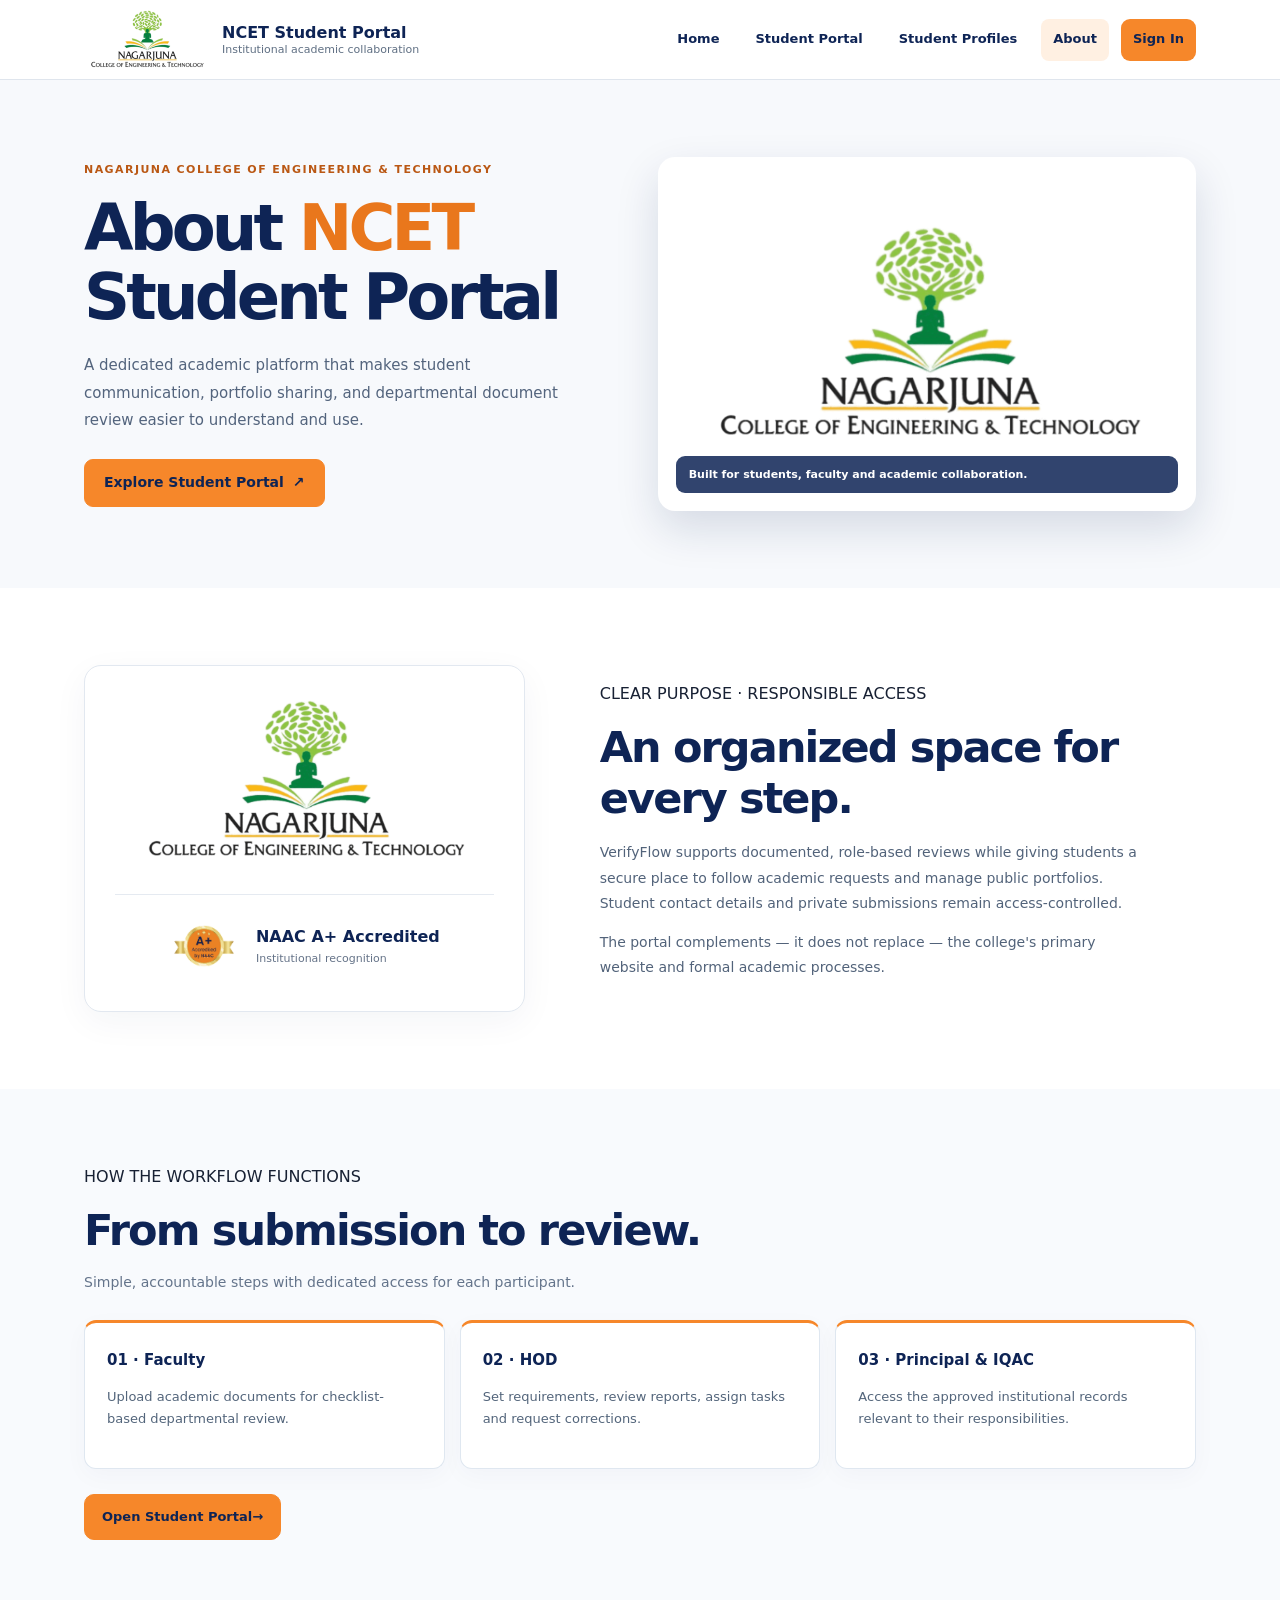
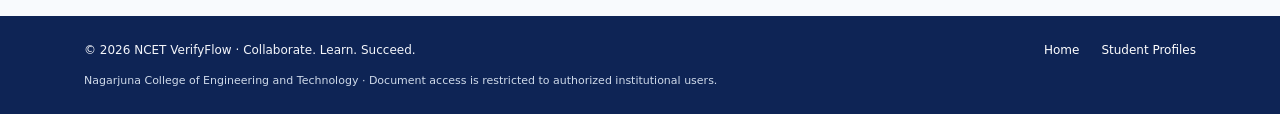
<file: static/about.html>
<!doctype html>
<html lang="en"><head><meta charset="utf-8"><meta name="viewport" content="width=device-width,initial-scale=1">
<meta name="theme-color" content="#0E2455">
<meta name="description" content="About NCET VerifyFlow, the official student portal experience for academic requests, student portfolios and institutional document review.">
<meta name="robots" content="index,follow"><title>About NCET Student Portal · VerifyFlow</title>
<link rel="canonical" href="https://ncet-verifyflow.onrender.com/about">
<link rel="icon" href="/static/ncet-brand.svg" type="image/svg+xml">
<link rel="preload" as="image" href="/static/ncet-official-uhd.png?v=20261021-clear-lockup-2">
<link rel="stylesheet" href="/static/bca.css">
<link rel="stylesheet" href="/static/ncet-brand-system.css?v=20261017">
<link rel="stylesheet" href="/static/institutional-ui.css?v=20261021-clear-lockup-2">
<link rel="stylesheet" href="/static/about-revamp.css?v=20261021-local-uhd-logo-3">
<script src="/static/ncet-loading.js?v=20261021-background-loader" defer></script>
<script src="/static/institutional-ui.js?v=20261017d" defer></script>
</head><body class="ncet-about-page">
<a class="skip-link" href="#main">Skip to content</a>
<header class="topnav"><div class="container nav-inner">
 <a class="brand" href="/" aria-label="NCET Student Portal Home"><img src="/static/ncet-official-uhd.png?v=20261021-clear-lockup-2" alt="Nagarjuna College of Engineering and Technology emblem and wordmark" width="125" height="62"><span>NCET Student Portal<small>Institutional academic collaboration</small></span></a>
 <nav class="navlinks" aria-label="Main navigation">
 <a href="/">Home</a><a href="/students">Student Portal</a><a href="/students/directory">Student Profiles</a><a href="/about" aria-current="page">About</a><a href="/students/portal" class="nav-action">Sign In</a>
 </nav></div></header>
<main id="main">
<section class="about-hero" aria-labelledby="about-title"><div class="container about-hero-grid">
 <div class="about-introduction">
  <p class="public-badge">NAGARJUNA COLLEGE OF ENGINEERING & TECHNOLOGY</p>
  <h1 id="about-title">About <em>NCET</em><br>Student Portal</h1>
  <p>A dedicated academic platform that makes student communication, portfolio sharing, and departmental document review easier to understand and use.</p>
  <div class="about-actions"><a class="btn btn-primary" href="/students">Explore Student Portal <span aria-hidden="true">↗</span></a></div>
 </div>
 <figure class="about-photo"><img src="/static/ncet-official-uhd.png?v=20261021-clear-lockup-2" width="2000" height="964" loading="eager" fetchpriority="high" decoding="async" alt="Nagarjuna College of Engineering and Technology official emblem and wordmark"><figcaption>Built for students, faculty and academic collaboration.</figcaption></figure>
</div></section>
<section class="about-purpose" aria-labelledby="about-purpose-title"><div class="container about-purpose-grid">
<div class="about-accreditation">
 <img src="/static/ncet-official-uhd.png?v=20261021-clear-lockup-2" alt="Nagarjuna College of Engineering and Technology emblem and wordmark" width="360" height="175" loading="lazy">
 <div class="about-accreditation-row"><img src="/static/naac-brand.svg?v=20261021-clear-lockup-2" alt="NAAC A+ institutional accreditation" width="75" height="75"><span><strong>NAAC A+ Accredited</strong><small>Institutional recognition</small></span></div>
</div>
<div><span class="section-kicker">CLEAR PURPOSE · RESPONSIBLE ACCESS</span>
<h2 id="about-purpose-title">An organized space for every step.</h2>
<p>VerifyFlow supports documented, role-based reviews while giving students a secure place to follow academic requests and manage public portfolios. Student contact details and private submissions remain access-controlled.</p>
<p>The portal complements — it does not replace — the college's primary website and formal academic processes.</p></div></div></section>
<section class="about-steps" aria-labelledby="steps-heading"><div class="container">
 <span class="section-kicker">HOW THE WORKFLOW FUNCTIONS</span>
 <h2 id="steps-heading">From submission to review.</h2>
 <p class="about-lead">Simple, accountable steps with dedicated access for each participant.</p>
 <div class="public-steps">
 <article><strong>01 · Faculty</strong><p>Upload academic documents for checklist-based departmental review.</p></article>
 <article><strong>02 · HOD</strong><p>Set requirements, review reports, assign tasks and request corrections.</p></article>
 <article><strong>03 · Principal & IQAC</strong><p>Access the approved institutional records relevant to their responsibilities.</p></article>
 </div>
 <a class="public-signin" href="/students">Open Student Portal <span aria-hidden="true">→</span></a>
</div></section>
</main>
<footer class="about-footer"><div class="container about-footer-row"><span>© 2026 NCET VerifyFlow · Collaborate. Learn. Succeed.</span>
<a href="/">Home</a><a href="/students/directory">Student Profiles</a></div>
<p class="container public-disclaimer">Nagarjuna College of Engineering and Technology · Document access is restricted to authorized institutional users.</p></footer>
</body></html>
</file>
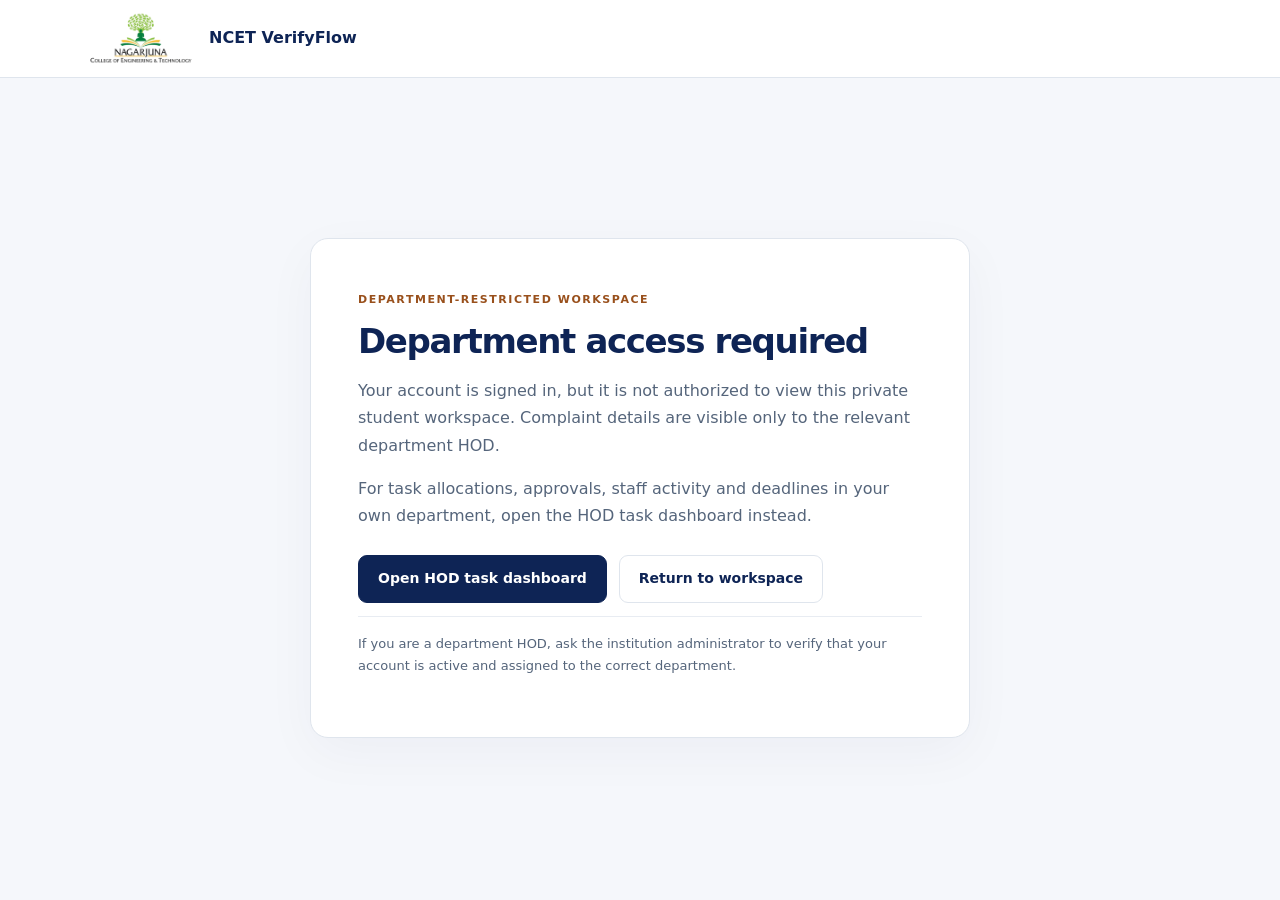
<file: static/bca-access-denied.html>
<!doctype html>
<html lang="en">
<head>
  <meta charset="utf-8">
  <meta name="viewport" content="width=device-width,initial-scale=1">
  <meta name="robots" content="noindex,nofollow,noarchive">
  <meta name="theme-color" content="#0E2455">
  <title>Department Access · NCET VerifyFlow</title>
  <link rel="icon" href="/static/ncet-brand.svg" type="image/svg+xml">
  <link rel="stylesheet" href="/static/bca.css">
  <link rel="stylesheet" href="/static/ncet-brand-system.css?v=20261017">
  <link rel="stylesheet" href="/static/institutional-ui.css?v=20261021-clear-lockup-2">
  <style>
    .access-shell{min-height:calc(100dvh - 80px);padding:clamp(40px,8vw,94px) 20px;display:grid;place-items:center}
    .access-panel{width:min(100%,660px);border:1px solid #dfe5ed;background:#fff;border-radius:18px;padding:clamp(25px,5vw,47px);box-shadow:0 15px 52px #0e24550a}
    .access-eyebrow{font-size:11px;letter-spacing:.14em;text-transform:uppercase;color:#99501c;font-weight:750}
    .access-panel h1{font-size:clamp(25px,4vw,34px);letter-spacing:-.04em;line-height:1.16;color:#0e2455;margin:11px 0}
    .access-panel p{color:#55657b;line-height:1.7}
    .access-actions{display:flex;flex-wrap:wrap;gap:12px;margin-top:26px}
    .access-note{font-size:13px;padding-top:16px;border-top:1px solid #e8ecf2}
  </style>
</head>
<body>
<header class="topnav">
  <div class="container nav-inner">
    <a href="/app" class="brand" aria-label="NCET VerifyFlow workspace">
      <img src="/static/ncet-official-uhd.png?v=20261021-uhd-brand" alt="NCET college emblem" width="52" height="43">
      <span>NCET VerifyFlow</span>
    </a>
  </div>
</header>
<main class="access-shell">
  <section class="access-panel" aria-labelledby="access-title">
    <span class="access-eyebrow">Department-restricted workspace</span>
    <h1 id="access-title">Department access required</h1>
    <p>Your account is signed in, but it is not authorized to view this private student workspace. Complaint details are visible only to the relevant department HOD.</p>
    <p>For task allocations, approvals, staff activity and deadlines in your own department, open the HOD task dashboard instead.</p>
    <nav class="access-actions" aria-label="Available workspace links">
      <a href="/tasks" class="btn btn-navy">Open HOD task dashboard</a>
      <a href="/app" class="btn">Return to workspace</a>
    </nav>
    <p class="access-note">If you are a department HOD, ask the institution administrator to verify that your account is active and assigned to the correct department.</p>
  </section>
</main>
</body>
</html>
</file>
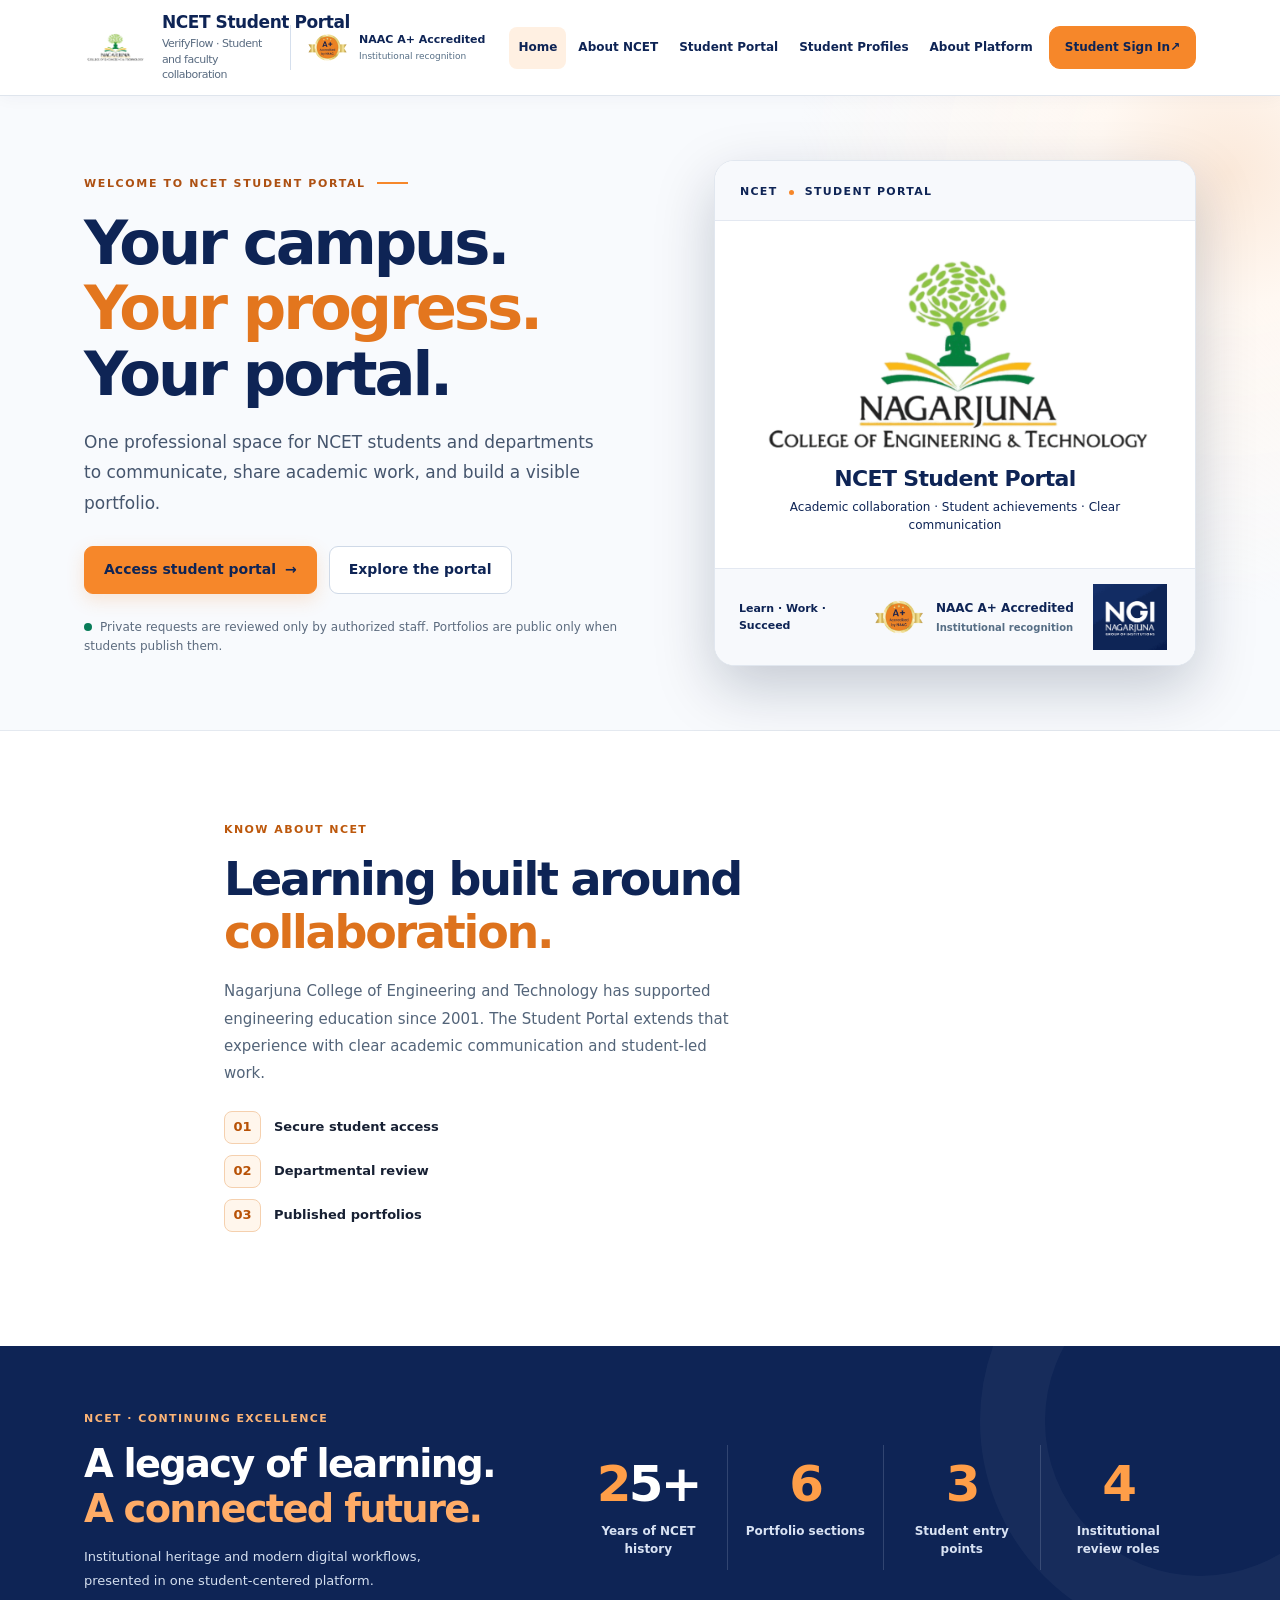
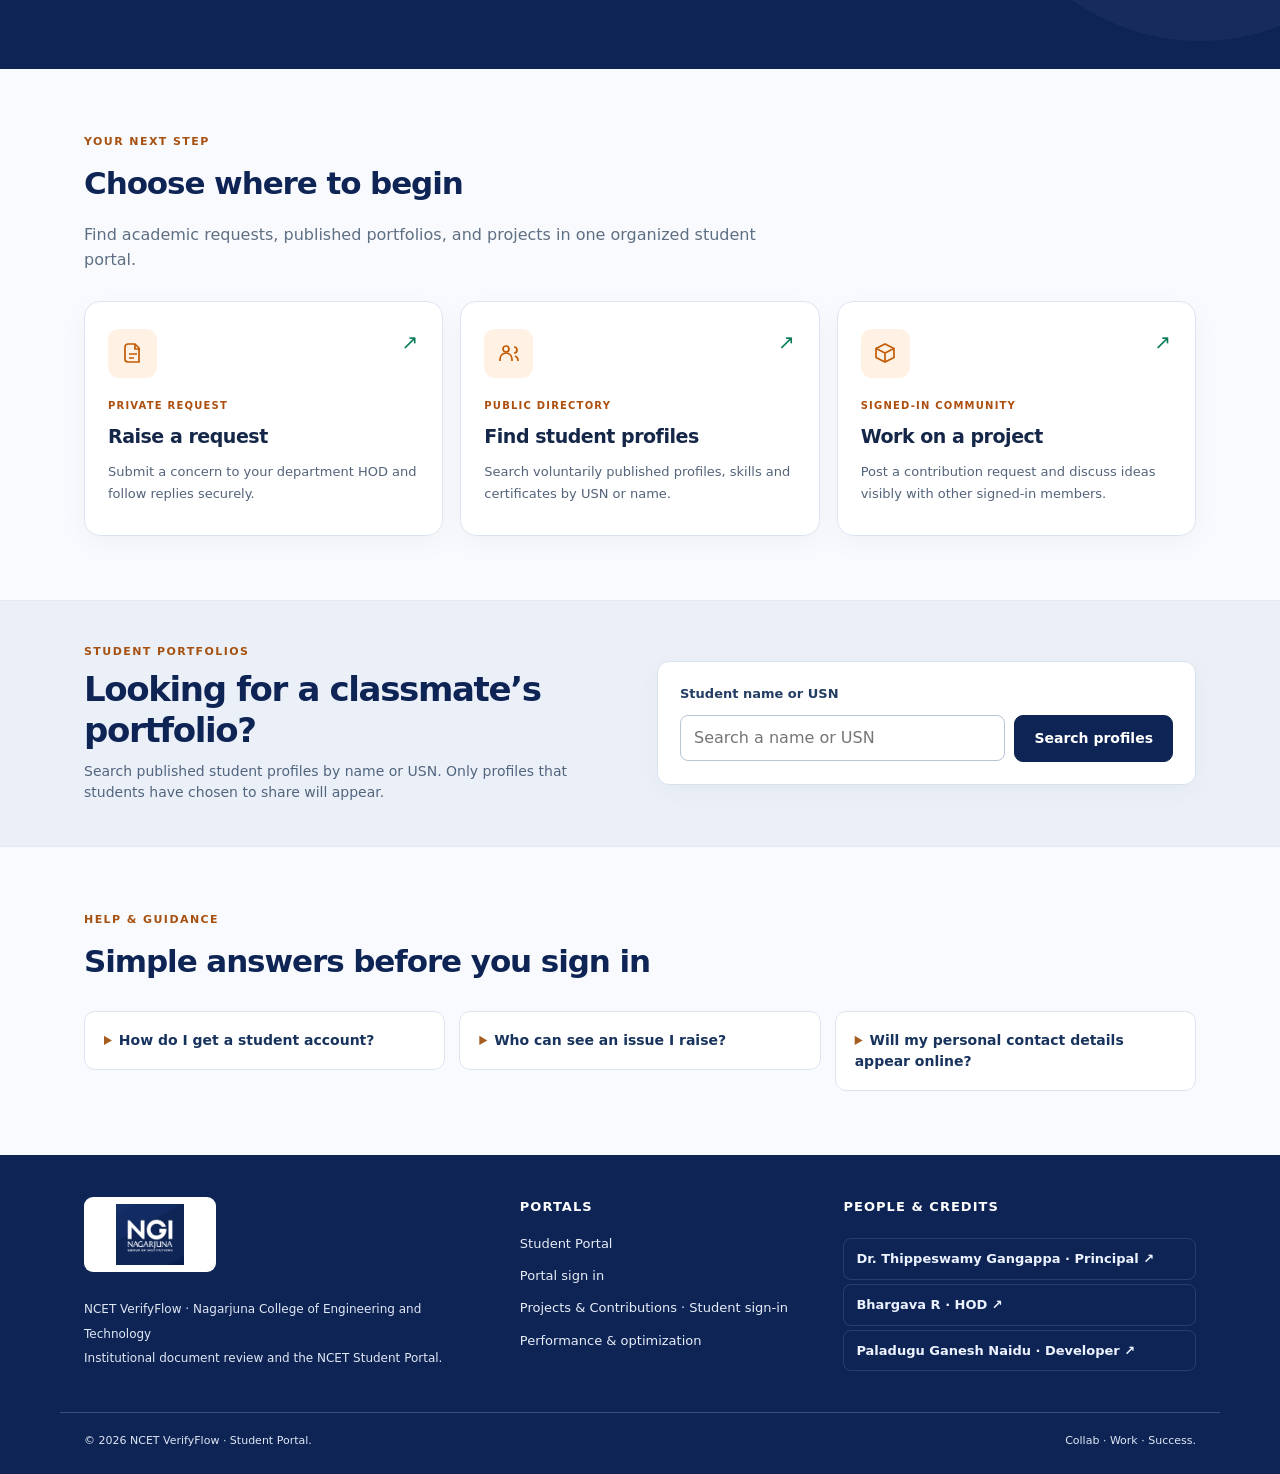
<file: static/public-home.html>
<!doctype html>
<html lang="en">
<head>
<meta charset="utf-8"><meta name="viewport" content="width=device-width,initial-scale=1">
<meta name="theme-color" content="#0e2455">
<title>NCET Student Portal | VerifyFlow — Nagarjuna College of Engineering and Technology</title>
<meta name="description" content="NCET Student Portal for academic requests, departmental responses, student portfolios, and collaborative projects at Nagarjuna College of Engineering and Technology.">
<link rel="canonical" href="https://ncet-verifyflow.onrender.com/">
<link rel="icon" href="/static/ncet-brand.svg?v=20261017c" type="image/svg+xml"><link rel="preload" href="/static/ncet-official-uhd.png?v=20261021-clear-lockup-2" as="image" fetchpriority="high"><meta property="og:title" content="NCET Student Portal | VerifyFlow"><meta property="og:image" content="https://ncet-verifyflow.onrender.com/static/ncet-official-uhd.png?v=20261021-clear-lockup-2">
<link rel="stylesheet" href="/static/bca.css"><link rel="stylesheet" href="/static/experience.css">
<link rel="stylesheet" href="/static/ncet-brand-system.css?v=20261017"><link rel="stylesheet" href="/static/institutional-ui.css?v=20261021-clear-lockup-2"><link rel="stylesheet" href="/static/home-revamp.css?v=20261021-clear-lockup-2"><link rel="stylesheet" href="/static/homepage-polish.css?v=20261021-clear-lockup-2"><script src="/static/ncet-loading.js?v=20261021-background-loader" defer></script></head>
<body>
<a class="skip-link" href="#main">Skip to main content</a>
<header class="topnav"><div class="container nav-inner">
 <a class="brand" href="/" aria-label="NCET Student Portal homepage"><img src="/static/ncet-official-uhd.png?v=20261021-clear-lockup-2" alt="Nagarjuna College of Engineering and Technology emblem and wordmark" width="150" height="73" fetchpriority="high"><span class="brand-copy"><strong class="brand-title">NCET Student Portal</strong><small class="brand-subtitle">VerifyFlow · Student and faculty collaboration</small></span></a><div class="nav-accreditation" aria-label="NAAC A+ accredited · Institutional recognition"><img src="/static/naac-brand.svg?v=20261021-clear-lockup-2" alt="NAAC A+ institutional accreditation" width="53" height="53" decoding="async"><span><strong>NAAC A+ Accredited</strong><small>Institutional recognition</small></span></div>
 <nav class="navlinks" aria-label="Primary navigation"><a href="/" aria-current="page">Home</a><a href="#campus">About NCET</a><a href="/students">Student Portal</a><a href="/students/directory">Student Profiles</a><a href="/about">About Platform</a><a class="nav-portal-action" href="/students/portal">Student Sign In <span aria-hidden="true">↗</span></a></nav>
</div></header>
<main id="main">
 <section class="intro experience-hero" aria-labelledby="hero-heading"><div class="container intro-grid experience-grid">
  <div class="hero-content">
   <span class="eyebrow">WELCOME TO NCET STUDENT PORTAL <span class="eyebrow-line" aria-hidden="true"></span></span>
   <h1 id="hero-heading">Your campus.<br><em>Your progress.</em><br>Your portal.</h1>
   <p>One professional space for NCET students and departments to communicate, share academic work, and build a visible portfolio.</p>
   <div class="actions">
    <a class="btn btn-primary" href="/students/portal">Access student portal <span aria-hidden="true">→</span></a>
    <a class="btn btn-ghost" href="/students">Explore the portal</a>
   </div>
   <p class="hero-privacy"><span class="privacy-indicator" aria-hidden="true"></span>Private requests are reviewed only by authorized staff. Portfolios are public only when students publish them.</p>
  </div>
  <div class="identity-panel" aria-label="NCET and Nagarjuna Group of Institutions identity">
   <div class="identity-panel-top"><span class="identity-kicker">NCET <span class="identity-dot" aria-hidden="true"></span> STUDENT PORTAL</span></div>
   <div class="identity-center"><div class="identity-halo" aria-hidden="true"></div>
    <img class="identity-crest" src="/static/ncet-official-uhd.png?v=20261021-clear-lockup-2" loading="eager" decoding="async" fetchpriority="high" alt="Nagarjuna College of Engineering and Technology official emblem and wordmark" width="1056" height="512">
    <p class="identity-heading">NCET Student Portal</p>
    <p class="identity-sub">Academic collaboration · Student achievements · Clear communication</p>
   </div>
   <div class="identity-panel-bottom"><span>Learn · Work · Succeed</span><span class="home-accreditation"><img src="/static/naac-brand.svg?v=20261021-clear-lockup-2" alt="" width="56" height="56" loading="lazy"><span><strong>NAAC A+ Accredited</strong><small>Institutional recognition</small></span></span><img src="/static/ngi-brand.svg?v=20261017c" alt="Nagarjuna Group of Institutions" width="100" height="75" loading="lazy"></div>
  </div>
 </div></section>
 <section id="campus" class="ncet-campus-story" aria-labelledby="campus-title">
  <div class="container ncet-campus-layout ncet-campus-layout--copy">
   <div class="ncet-campus-copy">
    <span class="section-kicker">KNOW ABOUT NCET</span>
    <h2 id="campus-title">Learning built around <em>collaboration.</em></h2>
    <p>Nagarjuna College of Engineering and Technology has supported engineering education since 2001. The Student Portal extends that experience with clear academic communication and student-led work.</p>
    <div class="ncet-campus-highlights">
     <span><strong>01</strong> Secure student access</span>
     <span><strong>02</strong> Departmental review</span>
     <span><strong>03</strong> Published portfolios</span>
    </div>
    
   </div>
  </div>
 </section>
 <section class="ncet-impact-band" aria-labelledby="impact-heading">
  <div class="container ncet-impact-layout">
   <div class="ncet-impact-intro">
    <span class="section-kicker">NCET · CONTINUING EXCELLENCE</span>
    <h2 id="impact-heading">A legacy of learning.<br><em>A connected future.</em></h2>
    <p>Institutional heritage and modern digital workflows, presented in one student-centered platform.</p>
   </div>
   <div class="ncet-impact-metrics" aria-label="College and platform highlights">
    <div class="institutional-counter"><strong class="ncet-counter" data-ncet-count="25" data-ncet-suffix="+">25+</strong><span>Years of NCET history</span></div>
    <div class="institutional-counter"><strong class="ncet-counter" data-ncet-count="6">6</strong><span>Portfolio sections</span></div>
    <div class="institutional-counter"><strong class="ncet-counter" data-ncet-count="3">3</strong><span>Student entry points</span></div>
    <div class="institutional-counter"><strong class="ncet-counter" data-ncet-count="4">4</strong><span>Institutional review roles</span></div>
   </div>
  </div>
 </section>
 <section class="experience-services main" aria-labelledby="services-heading"><div class="container">
  <div class="section-kicker">YOUR NEXT STEP</div><h2 id="services-heading" class="section-heading">Choose where to begin</h2>
  <p class="lead">Find academic requests, published portfolios, and projects in one organized student portal.</p>
  <div class="service-grid">
   <a class="service-card" href="/students/portal"><span class="service-card-icon" aria-hidden="true"><svg viewBox="0 0 24 24" fill="none" stroke="currentColor" stroke-width="1.7"><path d="M7 3h7l4 4v14H7a3 3 0 0 1-3-3V6a3 3 0 0 1 3-3Z"/><path d="M14 3v5h5M8 13h8M8 17h5"/></svg></span><span class="service-card-content"><span class="service-eyebrow">PRIVATE REQUEST</span><strong>Raise a request</strong><span>Submit a concern to your department HOD and follow replies securely.</span></span><span class="service-arrow" aria-hidden="true">↗</span></a>
   <a class="service-card" href="/students/directory"><span class="service-card-icon" aria-hidden="true"><svg viewBox="0 0 24 24" fill="none" stroke="currentColor" stroke-width="1.7"><circle cx="9" cy="8" r="3"/><path d="M3 20v-2a6 6 0 0 1 12 0v2M17 6a3 3 0 0 1 0 6m1 3a5 5 0 0 1 3 5"/></svg></span><span class="service-card-content"><span class="service-eyebrow">PUBLIC DIRECTORY</span><strong>Find student profiles</strong><span>Search voluntarily published profiles, skills and certificates by USN or name.</span></span><span class="service-arrow" aria-hidden="true">↗</span></a>
   <a class="service-card" href="/students/portal"><span class="service-card-icon" aria-hidden="true"><svg viewBox="0 0 24 24" fill="none" stroke="currentColor" stroke-width="1.7"><path d="M3 7.5 12 3l9 4.5v9L12 21l-9-4.5z"/><path d="M12 12v9m0-9L3 7.5m9 4.5 9-4.5"/></svg></span><span class="service-card-content"><span class="service-eyebrow">SIGNED-IN COMMUNITY</span><strong>Work on a project</strong><span>Post a contribution request and discuss ideas visibly with other signed-in members.</span></span><span class="service-arrow" aria-hidden="true">↗</span></a>
  </div>
 </div></section>
 <section class="experience-find" aria-labelledby="find-heading"><div class="container experience-find-grid">
  <div><span class="section-kicker">STUDENT PORTFOLIOS</span><h2 id="find-heading">Looking for a classmate’s portfolio?</h2>
   <p>Search published student profiles by name or USN. Only profiles that students have chosen to share will appear.</p></div>
  <form role="search" action="/students/directory" method="get" class="profile-search">
   <label for="homepage-search">Student name or USN</label><div class="profile-search-row"><input id="homepage-search" name="q" maxlength="60" placeholder="Search a name or USN" autocomplete="off" required><button class="btn btn-navy" type="submit">Search profiles</button></div>
  </form>
 </div></section>
 <section class="experience-guidance main" aria-labelledby="guide-heading"><div class="container">
  <span class="section-kicker">HELP & GUIDANCE</span><h2 id="guide-heading" class="section-heading">Simple answers before you sign in</h2>
  <div class="guide-grid">
   <details><summary>How do I get a student account?</summary><p>An institution administrator can enroll student accounts for active departments. Use the temporary credentials given to you privately and change your password at first sign-in.</p></details>
   <details><summary>Who can see an issue I raise?</summary><p>Your private request is available only to you and your department HOD. It is not part of the student directory or public search results.</p></details>
   <details><summary>Will my personal contact details appear online?</summary><p>No. Students can choose to publish their portfolio, but the public directory does not display mobile numbers or email addresses. Review certificate links before sharing them.</p></details>
  </div>
 </div></section>
</main>
<footer class="footer"><div class="container footer-content"><div><img class="footer-logo" src="/static/ngi-brand.svg" alt="Nagarjuna Group of Institutions"><p><small>NCET VerifyFlow · Nagarjuna College of Engineering and Technology<br>Institutional document review and the NCET Student Portal.</small></p></div><div><h3>PORTALS</h3><a href="/students">Student Portal</a><a href="/students/portal">Portal sign in</a><a href="/students/portal">Projects & Contributions · Student sign-in</a><a href="/plot">Performance &amp; optimization</a></div><div class="footer-credits"><h3>PEOPLE & CREDITS</h3><a href="https://www.linkedin.com/in/dr-thippeswamy-gangappa-686b3822/" rel="noopener noreferrer" target="_blank">Dr. Thippeswamy Gangappa · Principal ↗</a><a href="https://www.linkedin.com/in/bhargava-r-a08b8182/" rel="noopener noreferrer" target="_blank">Bhargava R · HOD ↗</a><a href="https://www.linkedin.com/in/paladuguganeshnaidu/" rel="noopener noreferrer" target="_blank">Paladugu Ganesh Naidu · Developer ↗</a></div></div><div class="container footer-bottom"><span>© 2026 NCET VerifyFlow · Student Portal.</span><span>Collab · Work · Success.</span></div></footer>
<script src="/static/public-home.js" defer></script><script src="/static/institutional-ui.js?v=20261017d" defer></script>
</body></html>
</file>
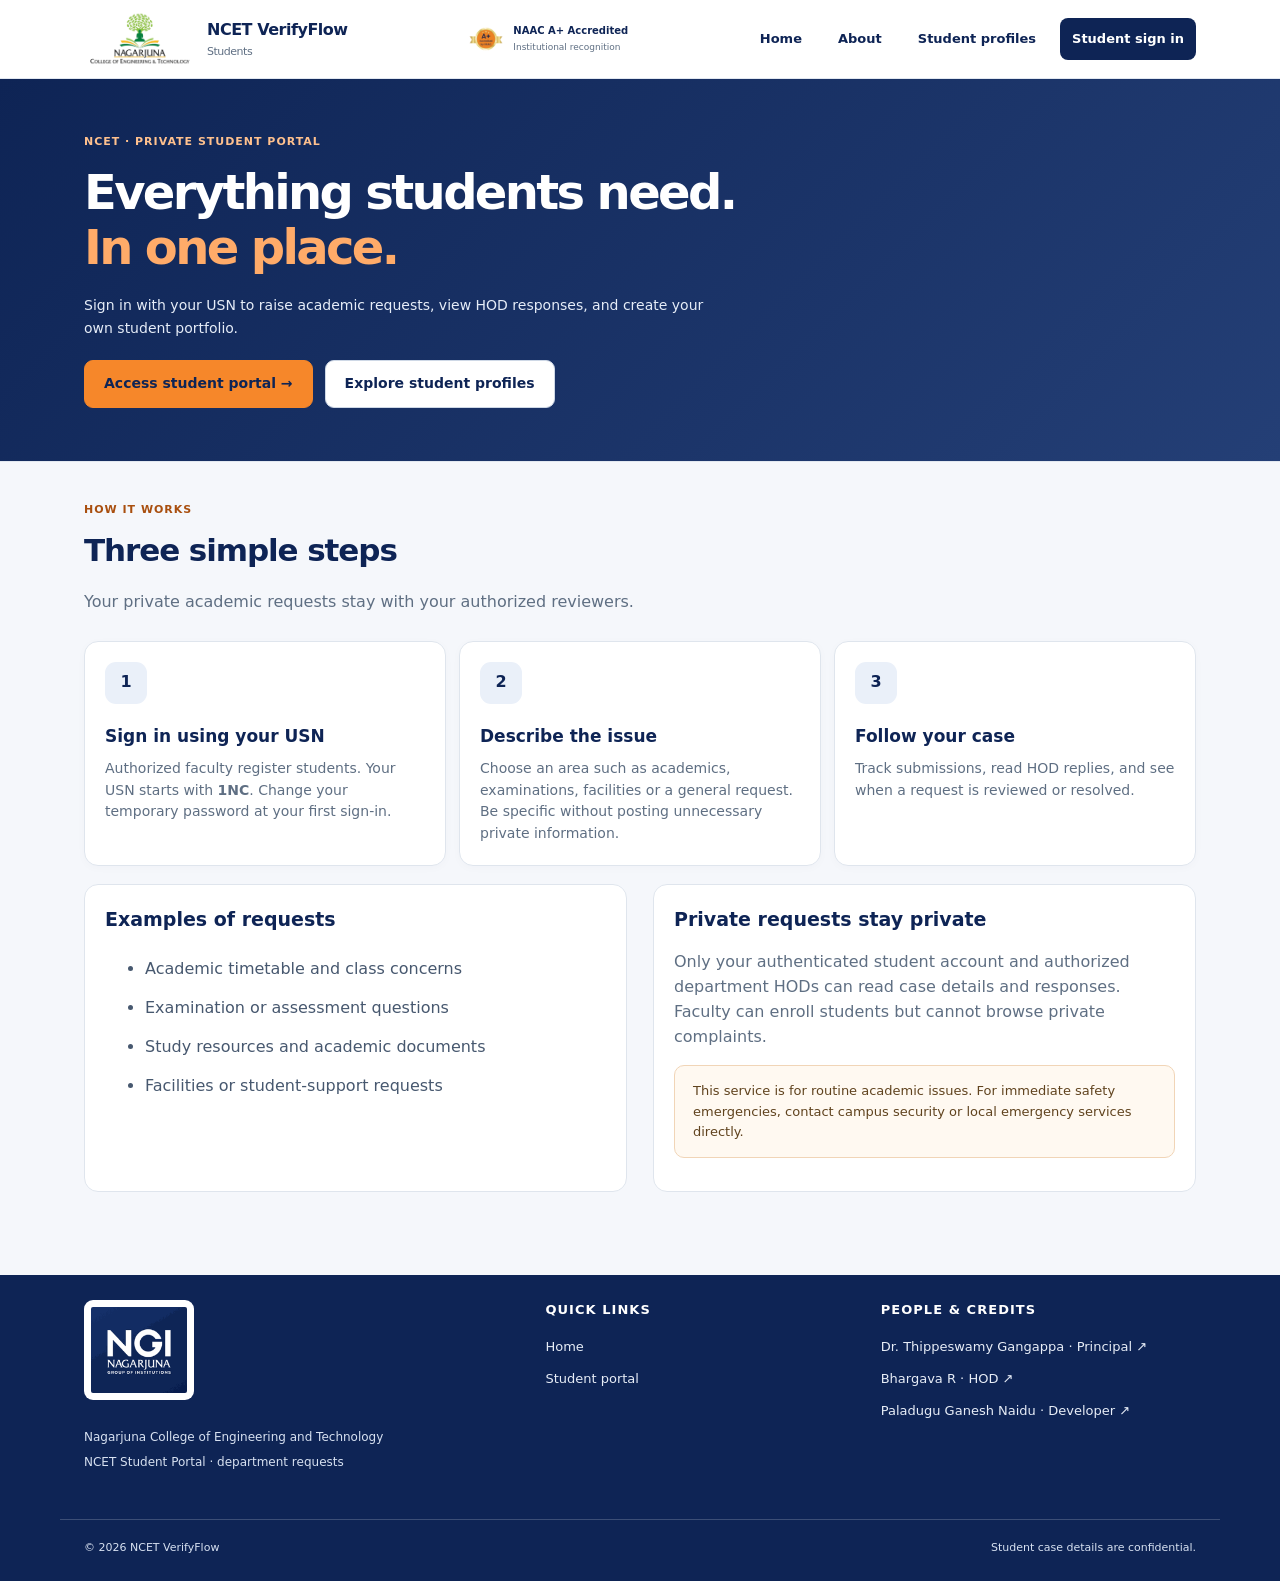
<file: static/student-services.html>
<!doctype html><html lang="en"><head><meta charset="utf-8"><meta name="viewport" content="width=device-width,initial-scale=1"><meta name="theme-color" content="#0e2455"><title>Students | NCET VerifyFlow</title><meta name="description" content="NCET students can submit academic requests and concerns to their department HOD securely, follow case status, and receive replies."><link rel="canonical" href="https://ncet-verifyflow.onrender.com/students"><link rel="icon" href="/static/ncet-brand.svg?v=20261017c"><link rel="stylesheet" href="/static/bca.css"><link rel="stylesheet" href="/static/experience.css"><link rel="stylesheet" href="/static/responsive-upgrade.css?v=20261017"><link rel="stylesheet" href="/static/student-redesign.css?v=20261021-public-contrast"><link rel="stylesheet" href="/static/ncet-brand-system.css?v=20261017"><script src="/static/ncet-loading.js?v=20261021-background-loader" defer></script><link rel="stylesheet" href="/static/institutional-ui.css?v=20261017d"></head><body class="student-public">
<header class="topnav"><div class="container nav-inner"><a class="brand" href="/"><img src="/static/ncet-official-uhd.png?v=20261021-institutional-lockup" alt="Nagarjuna College of Engineering and Technology emblem and wordmark"><span>NCET VerifyFlow<small>Students</small></span></a><div class="ncet-accreditation-inline" aria-label="NAAC A+ Accredited · Institutional recognition"><img src="/static/naac-brand.svg?v=20261021-institutional-lockup" alt="" width="38" height="38"><span><strong>NAAC A+ Accredited</strong><small>Institutional recognition</small></span></div><nav class="navlinks"><a href="/">Home</a><a href="/about">About</a><a href="/students/directory">Student profiles</a><a href="/students/portal" class="nav-action">Student sign in</a></nav></div></header>
<main><section class="intro"><div class="container"><span class="eyebrow">NCET · Private student portal</span><h1>Everything students need.<br><em>In one place.</em></h1><p>Sign in with your USN to raise academic requests, view HOD responses, and create your own student portfolio.</p><div class="actions"><a class="btn btn-primary" href="/students/portal">Access student portal →</a><a class="btn btn-ghost" href="/students/directory">Explore student profiles</a></div></div></section>
<section class="main"><div class="container"><span class="eyebrow">How it works</span><h2 class="section-heading">Three simple steps</h2><p class="lead">Your private academic requests stay with your authorized reviewers.</p><div class="cards"><article class="card"><span class="symbol">1</span><h3>Sign in using your USN</h3><p>Authorized faculty register students. Your USN starts with <strong>1NC</strong>. Change your temporary password at your first sign-in.</p></article><article class="card"><span class="symbol">2</span><h3>Describe the issue</h3><p>Choose an area such as academics, examinations, facilities or a general request. Be specific without posting unnecessary private information.</p></article><article class="card"><span class="symbol">3</span><h3>Follow your case</h3><p>Track submissions, read HOD replies, and see when a request is reviewed or resolved.</p></article></div><div class="feature-split"><div class="feature-panel"><h2>Examples of requests</h2><ul><li>Academic timetable and class concerns</li><li>Examination or assessment questions</li><li>Study resources and academic documents</li><li>Facilities or student-support requests</li></ul></div><div class="feature-panel"><h2>Private requests stay private</h2><p class="muted">Only your authenticated student account and authorized department HODs can read case details and responses. Faculty can enroll students but cannot browse private complaints.</p><p class="notice">This service is for routine academic issues. For immediate safety emergencies, contact campus security or local emergency services directly.</p></div></div></div></section></main>
<footer class="footer"><div class="container footer-content"><div><img class="footer-logo" src="/static/ngi-brand.svg?v=20261017c" alt="Nagarjuna Group of Institutions"><p><small>Nagarjuna College of Engineering and Technology<br>NCET Student Portal · department requests</small></p></div><div><h3>QUICK LINKS</h3><a href="/">Home</a><a href="/students/portal">Student portal</a></div><div><h3>PEOPLE & CREDITS</h3><a href="https://www.linkedin.com/in/dr-thippeswamy-gangappa-686b3822/" rel="noopener noreferrer" target="_blank">Dr. Thippeswamy Gangappa · Principal ↗</a><a href="https://www.linkedin.com/in/bhargava-r-a08b8182/" rel="noopener noreferrer" target="_blank">Bhargava R · HOD ↗</a><a href="https://www.linkedin.com/in/paladuguganeshnaidu/" rel="noopener noreferrer" target="_blank">Paladugu Ganesh Naidu · Developer ↗</a></div></div><div class="container footer-bottom"><span>© 2026 NCET VerifyFlow</span><span>Student case details are confidential.</span></div></footer><script src="/static/institutional-ui.js?v=20261017d" defer></script></body></html>
</file>
<file: static/bca.css>
:root{--navy:#0e2455;--orange:#F6872A;--paper:#f4f6f9;--ink:#172033;--muted:#56647a;--line:#dfe5ed;--card:#fff;--radius:14px;color-scheme:light;font-family:Inter,'Segoe UI',system-ui,sans-serif}*{box-sizing:border-box}html{scroll-behavior:smooth}body{margin:0;background:var(--paper);color:var(--ink);line-height:1.55}a{color:var(--navy)}a:focus-visible,button:focus-visible,input:focus-visible,textarea:focus-visible,select:focus-visible{outline:3px solid #b8540e;outline-offset:3px}button,input,textarea,select{font:inherit}button{cursor:pointer}button:disabled{opacity:.5;cursor:wait}.container{max-width:1160px;margin:0 auto;padding:0 24px}.topnav{height:78px;background:white;display:flex;align-items:center;border-bottom:1px solid var(--line)}.nav-inner{display:flex;gap:20px;align-items:center;justify-content:space-between;width:100%}.brand{display:inline-flex;gap:13px;align-items:center;text-decoration:none;font-weight:800;color:var(--navy)}.brand img{height:43px;width:52px;object-fit:contain}.brand small{display:block;font-size:11px;color:var(--muted);font-weight:500}.navlinks{display:flex;align-items:center;gap:12px;flex-wrap:wrap}.navlinks a{text-decoration:none;padding:9px 12px;border-radius:8px;font-weight:600;font-size:13px}.navlinks a:hover{background:#eef2f9}.navlinks .nav-action{color:#fff;background:var(--navy)}.eyebrow{color:#b95613;font-size:12px;letter-spacing:.13em;font-weight:750;text-transform:uppercase}.intro{background:linear-gradient(145deg,#0e2455,#152e64);color:white;padding:78px 0 88px}.intro .eyebrow{color:#ffd0aa}.intro-grid{display:grid;grid-template-columns:1fr .86fr;gap:58px;align-items:center}.intro h1{font-size:clamp(38px,4.7vw,61px);letter-spacing:-.055em;line-height:1.08;font-weight:750;margin:12px 0 20px}.intro h1 em{color:#ffab69;font-style:normal}.intro p{color:#d8e3f5;max-width:575px;font-size:16px;line-height:1.8}.actions{display:flex;gap:12px;flex-wrap:wrap;margin:28px 0 0}.btn{border:1px solid var(--line);border-radius:9px;padding:12px 19px;background:white;color:var(--navy);font-weight:700;font-size:14px;display:inline-flex;align-items:center;justify-content:center;gap:9px;text-decoration:none;transition:background .18s,transform .18s,box-shadow .18s}.btn:hover{box-shadow:0 6px 18px #0e24551a;transform:translateY(-1px)}.btn-primary{background:var(--orange);border-color:var(--orange);color:#152747}.btn-primary:hover{background:#ff9239}.btn-navy{background:var(--navy);border-color:var(--navy);color:white}.btn-navy:hover{background:#1a3a76}.btn-ghost{background:transparent;color:white;border-color:#8498ba}.logo-stage{min-height:345px;border:1px solid #ffffff2d;border-radius:22px;display:grid;place-content:center;background:#ffffff0a;position:relative;overflow:hidden}.logo-stage:before,.logo-stage:after{content:'';position:absolute;border:1px solid #f3f6ff21;border-radius:50%;inset:10%;animation:orbit 12s ease-in-out infinite}.logo-stage:after{inset:23%;animation-delay:-4s}.logo-stage img{position:relative;z-index:1;width:min(300px,72vw);height:auto;filter:drop-shadow(0 20px 24px #0003);animation:logo-arrive 2s ease both}.film-caption{position:absolute;bottom:20px;left:25px;right:25px;display:flex;justify-content:space-between;gap:8px;color:#eef0f7;font-size:11px;letter-spacing:.09em;z-index:2}.film-caption span:last-child{color:#ffb479}.film-frames{position:absolute;inset:auto 0 53px;text-align:center;font-size:18px;letter-spacing:.025em;font-weight:700;color:white}.film-frames span{display:block;animation:filmtext 12s infinite;opacity:0;position:absolute;width:100%;bottom:0;left:0}.film-frames span:nth-child(2){animation-delay:4s}.film-frames span:nth-child(3){animation-delay:8s}.pause-motion{position:absolute;top:15px;right:15px;z-index:3;border:1px solid #ffffff70;background:#0003;color:white;border-radius:8px;padding:6px 13px}.logo-stage.paused *, .logo-stage.paused:before,.logo-stage.paused:after{animation-play-state:paused!important}@keyframes logo-arrive{0%{opacity:0;transform:translateY(25px) scale(.94)}100%{opacity:1;transform:none}}@keyframes orbit{50%{transform:scale(1.1);opacity:.35}}@keyframes filmtext{0%,5%{opacity:0;transform:translateY(7px)}10%,28%{opacity:1;transform:none}33.3%,100%{opacity:0;transform:translateY(-7px)}}.main{padding:65px 0}.section-heading{font-size:31px;letter-spacing:-.035em;color:var(--navy);margin:5px 0 10px}.lead{color:var(--muted);max-width:690px;margin-bottom:26px}.cards{display:grid;grid-template-columns:repeat(3,minmax(0,1fr));gap:16px}.card{background:white;border:1px solid var(--line);border-radius:var(--radius);padding:25px;box-shadow:0 2px 10px #10244806}.card .symbol{display:inline-grid;place-items:center;width:42px;height:42px;border-radius:11px;color:var(--navy);background:#eaf0f9;font-weight:800}.card h3{color:var(--navy);font-size:17px;margin:19px 0 9px}.card p{font-size:14px;color:var(--muted);margin:0}.feature-split{display:grid;grid-template-columns:1fr 1fr;gap:26px;margin:38px 0}.feature-panel{background:#fff;border:1px solid var(--line);border-radius:var(--radius);padding:30px}.feature-panel h2{color:var(--navy);margin-top:0}.feature-panel li{padding:7px 0;color:#47586f}.notice{padding:15px 18px;background:#fff9f1;border:1px solid #f1d5b7;border-radius:10px;color:#60431e;font-size:13px}.shell{max-width:1020px;margin:45px auto 85px;padding:0 20px}.shell-head{display:flex;align-items:flex-start;justify-content:space-between;gap:20px;margin-bottom:26px}.shell-head h1{margin:5px 0;color:var(--navy);letter-spacing:-.04em}.panel{background:white;border:1px solid var(--line);border-radius:14px;padding:26px;margin-bottom:18px}.panel h2{margin:0 0 17px;font-size:20px;color:var(--navy)}.field{margin-bottom:17px}.field label{display:block;font-size:13px;font-weight:700;color:#354764;margin-bottom:7px}.field input,.field select,.field textarea{width:100%;padding:12px 13px;background:white;color:var(--ink);border:1px solid #cbd6e4;border-radius:8px}.field textarea{min-height:130px;resize:vertical}.two{display:grid;grid-template-columns:1fr 1fr;gap:15px}.split{display:grid;grid-template-columns:minmax(0,1fr) minmax(0,1fr);gap:20px}.row{display:flex;align-items:center;justify-content:space-between;gap:12px}.muted{color:var(--muted)}.small{font-size:13px}.status{display:inline-block;padding:5px 10px;border-radius:6px;background:#edf3fa;color:#21436b;font-size:12px;font-weight:700;text-transform:capitalize}.status.resolved{background:#e7f5ec;color:#24663c}.status.closed{background:#edf0f5;color:#38495f}.status.submitted{background:#fff0df;color:#89430a}.entry{border:1px solid var(--line);border-radius:10px;padding:16px;display:block;width:100%;text-align:left;background:#fff;color:var(--ink);margin-bottom:9px}.entry:hover{border-color:#8ea8cf;background:#f9fbff}.thread{padding:14px 0;border-bottom:1px solid var(--line)}.thread strong{color:var(--navy)}.thread p{white-space:pre-wrap;overflow-wrap:anywhere}.error{color:#9d2320;background:#fff0ef;padding:12px 14px;border-radius:8px}.success{color:#1f6334;background:#e9f8ef;padding:12px 14px;border-radius:8px}.hidden{display:none!important}.footer{background:var(--navy);color:#d7e1f1;padding:42px 0 25px}.footer-content{display:grid;grid-template-columns:1.4fr 1fr 1fr;gap:38px}.footer h3{color:white;font-size:13px;letter-spacing:.08em;margin:0 0 17px}.footer a{color:#e7edf7;text-decoration:none;display:block;margin-bottom:12px;font-size:13px}.footer a:hover{text-decoration:underline}.footer-logo{width:155px;max-width:100%;height:auto;object-fit:contain}.footer small{font-size:12px;line-height:1.8}.footer-bottom{margin-top:30px;padding-top:19px;border-top:1px solid #ffffff31;display:flex;justify-content:space-between;gap:15px;font-size:11px}.footer-credits a{display:inline;margin:0}.spinner{display:inline-block;width:32px;height:22px;background:transparent url('/static/ncet-official-uhd.png?v=20261021-uhd-brand') center/contain no-repeat;animation:ncet-logo-shine 1.5s ease-in-out infinite}@media(max-width:820px){.intro-grid,.cards,.feature-split,.footer-content,.split{grid-template-columns:1fr}.intro{padding:52px 0}.logo-stage{min-height:300px}.footer-content{gap:22px}.intro h1{font-size:41px}}@media(max-width:520px){.container{padding:0 17px}.topnav{height:auto;min-height:75px;padding:12px 0}.navlinks{gap:2px}.navlinks a{padding:6px 8px;font-size:11px}.brand{font-size:14px}.brand img{width:38px;height:38px}.intro h1{font-size:35px}.intro p{font-size:14px}.section-heading{font-size:25px}.two{grid-template-columns:1fr}.panel{padding:19px}.footer-bottom{flex-direction:column}.film-frames{font-size:14px}}@media(prefers-reduced-motion:reduce){*,*:before,*:after{animation:none!important;transition:none!important;scroll-behavior:auto!important}.film-frames span{display:none!important}.film-frames span:first-child{display:block!important;opacity:1!important}.logo-stage img{opacity:1!important;transform:none!important}}

/* Footer credits remain legible as individual links. */
.footer-credits a{display:block;margin:0 0 11px;line-height:1.55}
@media(max-width:520px){.brand img{width:50px;height:43px}}

/* Enrollment and student-portfolio additions */
#flexible-enrollment {margin-bottom:18px}
#flexible-enrollment textarea{width:100%;min-height:120px}
#showcase-form>.field,#showcase-form>.split{margin:15px 0}
#showcase-form input:not([type=checkbox]),#showcase-form textarea{width:100%}
#showcase-form input[readonly]{background:#f1f5fb}
.edit-student-form{display:grid;grid-template-columns:1fr 120px auto;align-items:end;gap:12px;margin-top:12px}
.edit-student-form label{display:grid;gap:5px}
.directory-grid{display:grid;grid-template-columns:repeat(auto-fit,minmax(250px,1fr));gap:16px;padding:18px 0}
.profile-card{padding:20px;background:white;border:1px solid #dce3ee;border-radius:12px;box-shadow:0 8px 25px #0e24550a}
.profile-card h2{font-size:18px;margin:0 0 6px}
.profile-card p{color:#56647a;margin:5px 0 14px}
@media(max-width:760px){.edit-student-form{grid-template-columns:1fr}}

/* Flexible student portfolio layout */
#showcase-skills{width:100%;min-height:105px;resize:vertical;line-height:1.6}
#skill-count{margin:7px 0 0}
.social-grid{display:grid;grid-template-columns:repeat(2,minmax(0,1fr));gap:12px;margin:14px 0 20px}
.social-grid label{font-size:12px;font-weight:650;color:#344763}
.social-grid input{display:block;margin-top:5px;width:100%;max-width:100%;min-height:42px}
@media(max-width:720px){.social-grid{grid-template-columns:minmax(0,1fr)}}
\n/* Compact, keyboard-friendly controls for large server-paged rosters. */\n.roster-pagination{display:flex;justify-content:center;align-items:center;gap:12px;flex-wrap:wrap;margin:16px 0}\n.roster-pagination span{color:var(--muted,#64748b);font-size:13px;font-weight:700}\n.roster-page-button{min-width:112px}\n.roster-page-button:disabled{opacity:.5;cursor:not-allowed}\n
</file>
<file: static/ncet-brand-system.css>
/* NCET institutional tokens. Use for all student and faculty experiences. */
:root{
 --ncet-blue:#0E2455;--ncet-orange:#F6872A;--ncet-white:#FFFFFF;
 --ncet-bg:#F4F6F9;--ncet-text:#172033;--ncet-muted:#64748B;
 --ncet-border:#DDE4EF;--ncet-focus:#F6872A;
 --navy:var(--ncet-blue);--orange:var(--ncet-orange);
 --paper:var(--ncet-bg);--ink:var(--ncet-text);--muted:var(--ncet-muted);
 --bca-navy:var(--ncet-blue);--bca-orange:var(--ncet-orange);
 --bca-bg:var(--ncet-bg);--bca-text:var(--ncet-text);--bca-muted:var(--ncet-muted);
 --e-navy:var(--ncet-blue);--e-orange:var(--ncet-orange);
 --e-bg:var(--ncet-bg);--e-ink:var(--ncet-text);--e-sub:var(--ncet-muted)
}
:where(.student-public,.student-modern,.student-directory-shell) .btn-primary,
:where(.student-public,.student-modern) .btn-navy{border-color:var(--ncet-blue)}
:where(.student-public,.student-modern,.ncet-profile-page) a:focus-visible,
:where(.student-public,.student-modern,.ncet-profile-page) button:focus-visible,
:where(.student-public,.student-modern,.ncet-profile-page) input:focus-visible{
 outline:3px solid var(--ncet-orange);outline-offset:3px
}
/* Render the supplied transparent NCET artwork on white surfaces for contrast. */
.brand img,.sidebar-brand .crest img,.ncms-crest img{
 object-fit:contain;object-position:center
}
.brand img{width:88px;max-height:55px;height:auto}
.footer-logo{width:110px;height:auto;object-fit:contain;border-radius:6px;background:white;padding:6px}
.identity-crest{width:min(400px,100%);height:auto;max-height:225px;min-height:0;object-fit:contain}
.identity-crest.legacy-crest{filter:none;mix-blend-mode:normal}
.identity-center{background:#fff;border-radius:12px;margin:12px 18px;padding:16px}
.identity-panel .identity-heading,.identity-panel .identity-sub{color:#fff!important}
.identity-panel .identity-center .identity-heading,.identity-panel .identity-center .identity-sub{color:var(--ncet-blue)!important}
.identity-panel-bottom img{object-fit:contain;max-height:60px;max-width:115px}
.brandmark-inline{display:inline-flex;gap:8px;align-items:center}
.brandmark-inline img{object-fit:contain}
.ncet-naac-badge{width:63px;height:63px;object-fit:contain}
.ncet-site-logos{display:flex;gap:10px;align-items:center;flex-wrap:wrap}
.ncet-site-logos img{max-height:54px;width:auto;object-fit:contain}
.ncet-accreditation-inline{display:flex;align-items:center;gap:8px;flex:none;color:var(--ncet-blue)}
.ncet-accreditation-inline img{display:block;width:38px;height:38px;object-fit:contain}
.ncet-accreditation-inline strong,.ncet-accreditation-inline small{display:block;white-space:nowrap}
.ncet-accreditation-inline strong{font-size:10px;font-weight:800}
.ncet-accreditation-inline small{margin-top:2px;color:var(--ncet-muted);font-size:9px}

/* Unified, small, non-rotating logo shimmer. */
.btn[aria-busy="true"]::before,button[aria-busy="true"]::before,
.spinner{background:transparent url('/static/ncet-official-uhd.png?v=20261021-uhd-brand') center/contain no-repeat!important;
 border:0!important;border-radius:0!important;animation:ncet-logo-shine 1.5s ease-in-out infinite!important;
 transform:none!important}
.btn[aria-busy="true"]::before,button[aria-busy="true"]::before{
 content:""!important;display:inline-block!important;width:32px!important;height:21px!important;
 flex:0 0 32px!important;margin-right:7px!important;vertical-align:middle}
.spinner{width:32px!important;height:21px!important;display:inline-block!important}
@keyframes ncet-logo-shine{0%,100%{opacity:.52;filter:brightness(.9)}
 50%{opacity:1;filter:brightness(1.25) drop-shadow(0 0 3px #F6872A88)}}
.ncet-network-loader{position:fixed;bottom:18px;right:18px;display:flex;align-items:center;gap:10px;
 padding:8px 14px;background:var(--ncet-white);border:1px solid var(--ncet-border);
 box-shadow:0 8px 25px #0E245526;border-radius:11px;z-index:99999;
 color:var(--ncet-blue);font:650 12px/1.4 system-ui,sans-serif;pointer-events:none}
.ncet-network-loader[hidden]{display:none!important}
.ncet-network-loader img{width:48px;height:30px;object-fit:contain;
 animation:ncet-logo-shine 1.5s ease-in-out infinite}
.resume-edit-project{padding:17px;border:1px solid var(--ncet-border);background:#FAFBFD;border-radius:10px;margin:12px 0}
.resume-edit-project-heading{display:flex;justify-content:space-between;align-items:center;gap:12px}
.resume-edit-project .field{margin:10px 0}
.resume-edit-project .field textarea{min-height:80px}
@media(max-width:560px){.brand img{width:70px;max-height:42px}.ncet-network-loader{right:10px;bottom:10px}}
@media(max-width:760px){.ncet-accreditation-inline span{display:none}.ncet-accreditation-inline img{width:34px;height:34px}}
@media(prefers-reduced-motion:reduce){
 .ncet-network-loader img,.spinner,button[aria-busy="true"]::before,
 .btn[aria-busy="true"]::before{animation:none!important;opacity:1!important}
}

.ncet-about-accreditation{display:flex;gap:18px;align-items:center;justify-content:center;padding:19px 20px 30px;color:var(--ncet-blue);font-size:14px;font-weight:750}
.ncet-about-accreditation img{object-fit:contain;width:74px;height:74px}

.footer-ngi{object-fit:contain;width:58px;height:52px;background:white;padding:5px;border-radius:8px;vertical-align:middle;margin-right:10px}

/* Same-origin page transitions where supported; conventional navigation otherwise. */
@view-transition{navigation:auto}
::view-transition-old(root){animation:.14s ease-out both ncet-page-leave}
::view-transition-new(root){animation:.2s ease-out both ncet-page-arrive}
@keyframes ncet-page-leave{from{opacity:1}to{opacity:.96}}
@keyframes ncet-page-arrive{from{opacity:.92;transform:translateY(4px)}to{opacity:1;transform:translateY(0)}}
:where(.topnav a,.navlinks a,.sidebar a,.student-footer a,.btn){
 transition:color .18s ease,background-color .18s ease,border-color .18s ease,box-shadow .18s ease
}
:where(.topnav a,.navlinks a,.sidebar a,.student-footer a):hover{
 text-decoration-color:var(--ncet-orange);text-underline-offset:5px
}
@media(prefers-reduced-motion:reduce){
 ::view-transition-old(root),::view-transition-new(root){animation-duration:.01ms!important;transform:none!important}
 :where(.topnav a,.navlinks a,.sidebar a,.student-footer a,.btn){transition:none!important}
}
</file>
<file: static/institutional-ui.css>
/* NCET VerifyFlow UI release. Motion approach informed by transitions.dev
   (we implement our own small tokens and CSS; no third-party runtime). */
:root{
 --ncet-navy:#0E2455;--ncet-blue:#0E2455;--ncet-orange:#F6872A;
 --ncet-green:#087C59;--ncet-forest:#076447;--ncet-white:#FFFFFF;
 --ncet-bg:#F5F7FB;--ncet-text:#172033;--ncet-muted:#5F6F83;
 --ncet-line:#E2E8F0;--ncet-focus:#F6872A;
 --ncet-radius:12px;--ncet-radius-lg:18px;
 --ncet-shadow:0 12px 32px rgba(14,36,85,.065);
 --motion-fast:140ms;--motion-base:220ms;--motion-slow:360ms;
 --motion-ease:cubic-bezier(.22,1,.36,1);
 --motion-out:cubic-bezier(.4,0,1,1);
}
html{scroll-behavior:smooth;scroll-padding-top:90px}
body{background:var(--ncet-bg);color:var(--ncet-text);-webkit-font-smoothing:antialiased}
button,a,input,select,textarea,summary{touch-action:manipulation}
:where(a,button,input,textarea,select,summary,[role=tab]):focus-visible{
 outline:3px solid var(--ncet-focus)!important;outline-offset:3px!important
}
:where(input,textarea,select):not([type=checkbox]):not([type=radio]){
 transition:border-color var(--motion-fast) ease,box-shadow var(--motion-fast) ease
}
:where(input,textarea,select):focus-visible{border-color:var(--ncet-orange)!important;box-shadow:0 0 0 3px rgba(246,135,42,.15)}
:where(.btn,button):not(:disabled):active{transform:translateY(0) scale(.995)}
:where(.btn,button,a){-webkit-tap-highlight-color:transparent}
:where(.btn,.btn-primary,.btn-navy,.nav-action,.primary-action,.public-signin){
 transition:background-color var(--motion-base) ease,border-color var(--motion-base) ease,
 color var(--motion-base) ease,transform var(--motion-base) var(--motion-ease),
 box-shadow var(--motion-base) ease;
}
:where(.btn,.btn-primary,.btn-navy,.nav-action,.primary-action,.public-signin):not(:disabled):hover{box-shadow:0 8px 18px rgba(14,36,85,.12)}
/* All college wordmarks have dark lettering; never place a dark logo on navy. */
:where(.topnav,.site-header,.student-nav,.resume-site-header){background:#fff}
:where(.topnav,.site-header,.resume-site-header) .brand,
:where(.topnav,.site-header,.resume-site-header) a.brand{color:var(--ncet-blue)}
:where(.topnav,.topbar,.site-header,.resume-site-header) .brand img[src*="ncet-official-uhd"]{
 width:112px;height:auto;max-height:58px;object-fit:contain;object-position:center;
 image-rendering:auto;filter:none;mix-blend-mode:normal;background:#fff;
}
@media(max-width:560px){
 :where(.topnav,.topbar,.site-header,.resume-site-header) .brand img[src*="ncet-official-uhd"]{width:88px;max-height:50px}
}
:where(.brand,.sidebar-brand,.footer-brand,.brandmark-inline) img[src*="ncet-brand"],
:where(.ncms-crest,.logo-stage) img[src*="ncet-brand"]{
 object-fit:contain;object-position:center;mix-blend-mode:normal;filter:none;
}
:where(.brand,.sidebar-brand,.footer-brand,.brandmark-inline) img[src*="ncet-brand"]{
 background:#fff;border-radius:6px
}
:where(.topnav,.site-header){border-bottom:1px solid var(--ncet-line)}
.topnav .navlinks a{position:relative;min-height:42px;display:inline-flex;align-items:center;justify-content:center;
 transition:color var(--motion-base) ease,background-color var(--motion-base) ease}
.topnav .navlinks a:hover,.topnav .navlinks a:focus-visible{background:#FFF2E6;color:var(--ncet-blue)}
.topnav .navlinks a[aria-current=page]{color:var(--ncet-blue);background:#FFF0E2}
:where(.navlinks,.student-tabs,.resume-anchors){scrollbar-width:thin;scrollbar-color:#CBD5E1 transparent}
:where(.topnav,.nav-inner,.container,.shell,.student-shell){min-width:0}
:where(.service-card,.card,.panel,.profile-card,.student-auth-card,.cleanup-card){
 border-radius:var(--ncet-radius-lg);border-color:var(--ncet-line);
 transition:transform var(--motion-base) var(--motion-ease),
 border-color var(--motion-base) ease,box-shadow var(--motion-base) ease;
}
:where(.service-card,.card,.profile-card):hover{border-color:#F7BC86;box-shadow:var(--ncet-shadow)}
:where(.service-card,.card,.profile-card):hover:not([aria-disabled=true]){transform:translateY(-2px)}
:where(.service-card,.card,.profile-card):focus-within{border-color:var(--ncet-orange)}
/* Consistent submission feedback; logo never spins or changes colors. */
.ncet-network-loader{isolation:isolate;background:#fff!important;color:var(--ncet-blue)!important;
 border:1px solid var(--ncet-line)!important;border-left:3px solid var(--ncet-orange)!important;
 border-radius:12px!important;box-shadow:0 13px 38px rgba(14,36,85,.13)!important;
 padding:11px 14px!important;gap:11px!important;
 animation:ncet-toast-in var(--motion-base) var(--motion-ease) both;
}
.ncet-network-loader[hidden]{display:none!important}
.ncet-network-loader img{width:65px!important;height:37px!important;background:#fff;
 object-fit:contain!important;animation:ncet-mark-breathe 1.5s ease-in-out infinite!important;
 transform:none!important;filter:none!important
}
@keyframes ncet-mark-breathe{
 0%,100%{opacity:.67}50%{opacity:1}
}
@keyframes ncet-toast-in{
 from{opacity:0;transform:translateY(10px)}
 to{opacity:1;transform:translateY(0)}
}
:where(button,.btn)[aria-busy=true]{pointer-events:none;cursor:progress}
:where(button,.btn)[aria-busy=true]::before,.spinner{
 background:transparent url('/static/ncet-official-uhd.png?v=20261021-uhd-brand') center/contain no-repeat!important;
 width:31px!important;height:23px!important;display:inline-block!important;
 border:0!important;animation:ncet-mark-breathe 1.5s ease-in-out infinite!important;
 transform:none!important;filter:none!important
}
/* Transitions are progressive enhancement: content stays visible with JS disabled. */
.ncet-reveal{will-change:auto}
.ncet-reveal.ncet-enter{animation:ncet-section-enter var(--motion-slow) var(--motion-ease) both}
@keyframes ncet-section-enter{
 from{opacity:.2;transform:translateY(14px)}
 to{opacity:1;transform:translateY(0)}
}
.ncet-counter{font-variant-numeric:tabular-nums;letter-spacing:-.055em}
.ncet-counter:focus{outline-color:var(--ncet-orange)}
:where(.guide-grid details,details.faq,details.help-entry){transition:border-color var(--motion-base) ease,box-shadow var(--motion-base) ease}
:where(.guide-grid details,details.faq,details.help-entry)[open]{border-color:#F7BC86}
:where(.guide-grid details,details.faq,details.help-entry) summary{cursor:pointer}
:where(.guide-grid details,details.faq,details.help-entry) summary::marker{color:var(--ncet-orange)}
/* Admin and staff remain functional: decorative treatment only. */
:where(.app-shell,.student-modern,.student-public) .panel{background:#fff}
:where(.app-shell,.student-modern,.student-public) :is(h1,h2,h3){text-wrap:balance}
:where(.student-modern,.student-public) .topnav .brand img{width:110px;max-height:58px;height:auto}
:where(.student-modern,.student-public) .topnav{height:auto;min-height:78px}
:where(.student-modern,.student-public) .topnav .nav-inner{min-height:78px}
:where(.student-modern,.student-public) .intro{background:#fff;color:var(--ncet-blue);
 border-bottom:1px solid var(--ncet-line)}
:where(.student-modern,.student-public) .intro .eyebrow{color:#A84A0C}
:where(.student-public) .intro p{color:#506079}
:where(.student-public) .intro em{color:#D56813}
:where(.student-public) .intro .btn-ghost{color:var(--ncet-blue);border:1px solid #CED8E6;background:#fff}
:where(.student-public) .intro .btn-ghost:hover{background:#FFF1E6}
:where(.student-modern,.student-public) .btn-primary{background:var(--ncet-orange);color:var(--ncet-blue);
 border-color:var(--ncet-orange)}
:where(.student-modern,.student-public) .btn-primary:hover{background:#FBA65D}
:where(.student-modern,.student-public) .student-profile-intro{
 background:linear-gradient(120deg,#F1F5FB,#FFFFFF)!important;color:var(--ncet-blue)!important;
 border:1px solid var(--ncet-line)
}
:where(.student-modern,.student-public) .student-profile-intro :is(h2,h3,p){color:var(--ncet-blue)!important}
:where(.student-modern,.student-public) .student-tabs{
 overflow-x:auto;overscroll-behavior-x:contain;flex-wrap:nowrap
}
:where(.student-modern,.student-public) .student-tab{white-space:nowrap;flex:0 0 auto}
:where(.student-modern,.student-public) .student-tab[aria-selected=true]{box-shadow:inset 0 -3px var(--ncet-orange)}
:where(.student-modern,.student-public) .panel{box-shadow:0 7px 24px rgba(14,36,85,.045)}
/* White logo plate when logo appears in navy staff sidebars or footers. */
:where(.sidebar,.app-sidebar,.nav-sidebar) img[src*="ncet-brand"]{
 background:white;border-radius:8px;padding:7px
}
:where(.footer,.resume-footer) img[src*="ncet-brand"],
:where(.footer,.resume-footer) img[src*="ngi-brand"]{background:#fff;border-radius:9px;padding:7px}
:where(.app-shell,.student-modern) :is(table,.table-wrap){max-width:100%}
:where(.app-shell,.student-modern) .table-wrap{overflow-x:auto;overscroll-behavior-x:contain}
:where(.app-shell,.student-modern) .modal,:where(.app-shell,.student-modern) dialog{
 max-width:min(96vw,760px)
}
@media(max-width:700px){
 html{scroll-padding-top:20px}
 :where(.topnav,.site-header) .nav-inner{gap:10px}
 :where(.student-modern,.student-public) .topnav .nav-inner{align-items:flex-start;flex-direction:column;padding-block:9px}
 :where(.student-modern,.student-public) .topnav .navlinks{display:flex;overflow-x:auto;flex-wrap:nowrap;width:100%}
 :where(.student-modern,.student-public) .topnav .navlinks>*{flex-shrink:0}
 .ncet-network-loader{max-width:calc(100vw - 24px);right:12px!important;bottom:12px!important}
}
@media(prefers-reduced-motion:reduce){
 html{scroll-behavior:auto!important}
 *,*::before,*::after{scroll-behavior:auto!important}
 .ncet-reveal.ncet-enter,.ncet-network-loader,.ncet-network-loader img,.spinner,
 button[aria-busy=true]::before,.btn[aria-busy=true]::before{
 animation:none!important;transform:none!important;opacity:1!important
 }
 :where(.btn,button,.service-card,.card,.profile-card,.navlinks a){transition-duration:0ms!important;transform:none!important}
}

/* Accessible 44px menu trigger; nav stays visible until enhancement is attached. */
.ncet-menu-toggle{display:none;border:1px solid #D6E0EE;border-radius:9px;color:#0E2455;
 background:#fff;padding:9px 11px;min-height:42px;align-items:center;gap:8px;
 font-size:12px;font-weight:800;cursor:pointer}
.ncet-menu-lines{display:grid;gap:4px;width:18px}
.ncet-menu-lines i{display:block;width:18px;height:2px;background:#0E2455;border-radius:4px;
 transition:transform var(--motion-base) var(--motion-ease),opacity var(--motion-base) ease}
.ncet-nav-open .ncet-menu-lines i:first-child{transform:translateY(6px) rotate(45deg)}
.ncet-nav-open .ncet-menu-lines i:nth-child(2){opacity:0}
.ncet-nav-open .ncet-menu-lines i:last-child{transform:translateY(-6px) rotate(-45deg)}
@media(max-width:700px){
 .topnav.ncet-menu-enhanced .nav-inner{position:relative}
 .topnav.ncet-menu-enhanced .ncet-menu-toggle{display:inline-flex;position:absolute;right:0;top:50%;
 transform:translateY(-50%)}
 .topnav.ncet-menu-enhanced .navlinks{display:none!important;
  position:absolute;left:0;right:0;top:calc(100% - 1px);width:100%;min-width:0;
  padding:9px!important;z-index:80;background:#fff;
  border:1px solid #E3EAF2;border-radius:0 0 13px 13px;box-shadow:0 19px 32px #0E24552A;
  flex-direction:column!important;align-items:stretch!important;gap:3px!important;
  max-height:min(68dvh,440px);overflow:auto}
 .topnav.ncet-menu-enhanced.ncet-nav-open .navlinks{display:flex!important;
  animation:ncet-nav-appear var(--motion-base) var(--motion-ease)}
 .topnav.ncet-menu-enhanced .navlinks a{min-height:45px;justify-content:flex-start;
  width:100%;padding:10px 13px!important}
 .topnav.ncet-menu-enhanced .brand{max-width:calc(100% - 70px)}
}
@keyframes ncet-nav-appear{from{opacity:.3;transform:translateY(-6px)}
 to{opacity:1;transform:translateY(0)}}
@media(prefers-reduced-motion:reduce){
 .topnav.ncet-menu-enhanced.ncet-nav-open .navlinks{animation:none!important}
 .ncet-menu-lines i{transition:none!important}
}

/* First-party page-to-page fades: unsupported browsers navigate normally. */
@view-transition{navigation:auto}
::view-transition-old(root){animation:120ms ease-out both ncet-page-exit}
::view-transition-new(root){animation:190ms ease-out both ncet-page-enter}
@keyframes ncet-page-exit{to{opacity:.92}}
@keyframes ncet-page-enter{from{opacity:.90}to{opacity:1}}
img.ncet-campus-fallback{object-fit:contain!important;background:#fff!important;
 padding:clamp(20px,4vw,45px);border:1px solid #E2E8F0}
@media(prefers-reduced-motion:reduce){
 ::view-transition-old(root),::view-transition-new(root){animation:none!important}
}
</file>
<file: static/about-revamp.css>
body.ncet-about-page{background:#F6F8FB}
.ncet-about-page .topnav{height:auto;min-height:79px;background:#fff}
.ncet-about-page .topnav .nav-inner{min-height:79px}
.ncet-about-page .brand img{width:125px;height:auto;max-height:67px;object-fit:contain;background:#fff}
.ncet-about-page .brand span{font-weight:800;color:#0E2455;line-height:1.2}
.ncet-about-page .navlinks .nav-action{background:#F6872A;color:#0E2455;border-radius:9px}
.ncet-about-page .navlinks .nav-action:hover{background:#FFAD67}
.about-hero{background:#F7F9FC;padding:clamp(52px,6vw,91px) 0}
.about-hero-grid{display:grid;grid-template-columns:minmax(0,.96fr) minmax(0,1.04fr);
 gap:clamp(30px,6vw,78px);align-items:center}
.about-introduction .public-badge{margin:0;color:#BA5814;letter-spacing:.13em;font-size:11px;font-weight:800;
 background:transparent;border:0;padding:0;display:block}
.about-introduction h1{font-size:clamp(40px,5vw,68px);letter-spacing:-.06em;line-height:1.08;color:#0E2455;margin:16px 0 20px}
.about-introduction h1 em{font-style:normal;color:#E9771C}
.about-introduction p:not(.public-badge){font-size:15px;color:#53647D;line-height:1.84;max-width:525px}
.about-actions{display:flex;flex-wrap:wrap;gap:11px;margin-top:24px}
.about-actions .btn-primary{background:#F6872A;border-color:#F6872A;color:#0E2455}
.about-actions .btn-ghost{background:#fff;border:1px solid #D1DEEC;color:#0E2455}
.about-actions .btn-ghost:hover{background:#FFF5EA}
.about-photo{margin:0;position:relative}
.about-photo img{display:block;box-sizing:border-box;width:100%;height:auto;aspect-ratio:1.52;object-fit:contain;padding:clamp(20px,3vw,36px);border-radius:17px;
 box-shadow:0 18px 44px rgba(14,36,85,.14);background:#fff}
.about-photo figcaption{position:absolute;bottom:18px;left:18px;right:18px;background:#0E2455D9;
 color:#fff;border-radius:9px;padding:10px 13px;font-size:11px;font-weight:650}
.about-purpose{background:#fff;padding:clamp(52px,6vw,86px) 0}
.about-purpose-grid{display:grid;grid-template-columns:minmax(0,.85fr) minmax(0,1.15fr);
 gap:clamp(26px,6vw,75px);align-items:center}
.about-accreditation{border:1px solid #E2E8F0;border-radius:17px;padding:30px;background:#fff;
 box-shadow:0 10px 35px #0E24550C;text-align:center}
.about-accreditation>img{max-width:min(100%,350px);width:100%;height:auto;object-fit:contain}
.about-accreditation-row{display:flex;align-items:center;justify-content:center;gap:17px;border-top:1px solid #E5EAF1;
 margin-top:22px;padding-top:16px;text-align:left}
.about-accreditation-row img{width:70px;height:70px;object-fit:contain}
.about-accreditation-row strong{display:block;font-size:16px;color:#0E2455}
.about-accreditation-row small{display:block;color:#657388;font-size:11px}
.about-purpose h2,.about-steps h2{color:#0E2455;font-size:clamp(29px,3.5vw,43px);line-height:1.18;letter-spacing:-.044em;margin:15px 0 17px}
.about-purpose p{color:#52637A;font-size:14px;line-height:1.8;max-width:540px}
.about-steps{padding:clamp(51px,6vw,76px) 0;background:#F8FAFD}
.about-steps .about-lead{color:#64748B;margin-bottom:26px;font-size:14px}
.about-steps .public-steps{display:grid;grid-template-columns:repeat(3,minmax(0,1fr));gap:15px;margin:0 0 25px;padding:0}
.about-steps .public-steps>article{background:#fff;border:1px solid #DFE7F0;border-top:3px solid #F6872A;
 border-radius:12px;padding:25px 22px;box-shadow:0 7px 24px #0E245508}
.about-steps .public-steps strong{font-size:15px;color:#0E2455}
.about-steps .public-steps p{font-size:13px;line-height:1.7;color:#53657B}
.about-steps .public-signin{display:inline-flex;border-radius:10px;color:#0E2455;background:#F6872A;
 border:1px solid #F6872A;padding:12px 17px;font-size:13px;font-weight:780;text-decoration:none}
.about-steps .public-signin:hover{background:#FFB370}
.about-footer{background:#0E2455;color:#F4F6FB;padding:25px 0}
.about-footer-row{display:flex;align-items:center;gap:22px;flex-wrap:wrap;font-size:12px}
.about-footer-row span{margin-right:auto}
.about-footer a{color:#fff;text-decoration:none}
.about-footer a:hover{color:#FFB071}
.about-footer .public-disclaimer{font-size:11px;color:#CFDAEA;margin-top:12px}
@media(max-width:760px){
 .about-hero-grid,.about-purpose-grid{grid-template-columns:minmax(0,1fr)}
 .about-hero{padding:48px 0}
 .about-photo{max-width:640px}
 .about-purpose-grid{gap:28px}
 .about-steps .public-steps{grid-template-columns:minmax(0,1fr)}
 .about-introduction h1{font-size:clamp(39px,9vw,56px)}
}
@media(max-width:390px){
 .ncet-about-page .brand img{width:93px}
 .ncet-about-page .brand small{display:none}
 .ncet-about-page .brand span{font-size:13px}
 .about-actions .btn{width:100%}
 .about-accreditation{padding:18px}
}

/* Keep the keyboard skip link available without leaving stray text in the page. */
.ncet-about-page .skip-link{position:absolute!important;top:0!important;left:0!important;z-index:1001;clip:rect(0,0,0,0);clip-path:inset(50%);width:1px;height:1px;overflow:hidden;white-space:nowrap;border:0;padding:0;margin:-1px}
.ncet-about-page .skip-link:focus{position:fixed!important;top:12px!important;left:12px!important;width:auto;height:auto;clip:auto;clip-path:none;overflow:visible;padding:12px 16px;margin:0;background:#fff;color:#0E2455;border:2px solid #F6872A;border-radius:8px;font-weight:800;box-shadow:0 6px 24px #0e245533}
</file>
<file: static/experience.css>
/* NCET experience layer: restrained motion, strong focus, service-first hierarchy. */
:root{--orange:#de751e;--navy:#0e2455;--surface:#fff;--focus:#b24d0b}
.skip-link{position:absolute;z-index:200;top:-70px;left:16px;background:#fff;color:#0e2455;padding:10px 16px;border-radius:7px;font-weight:700}
.skip-link:focus{top:12px}
button,a,input,textarea,select{touch-action:manipulation}
:focus-visible{outline:3px solid var(--focus)!important;outline-offset:3px!important}
.navlinks a[aria-current="page"]{background:#edf2fa;color:#0e2455}
.topnav{position:relative;z-index:4;box-shadow:0 1px 0 #142d570a}
.brand{letter-spacing:-.03em}
.experience-hero{padding:76px 0 85px;background:#0e2455}
.experience-grid{grid-template-columns:minmax(0,1.04fr) minmax(0,.96fr);gap:clamp(32px,5vw,72px)}
.hero-content{max-width:650px}
.hero-content h1{font-size:clamp(39px,4.9vw,68px);line-height:1.08;margin:17px 0 22px}
.hero-content>p:not(.hero-privacy){font-size:16px;max-width:510px}
.experience-hero .eyebrow{color:#ffceaa;letter-spacing:.11em}
.experience-hero .btn-primary{color:#172033;background:#f9a25b;border-color:#f9a25b}
.experience-hero .btn-primary:hover{background:#ffc18d;border-color:#ffc18d}
.experience-hero .btn-ghost:hover{background:#ffffff12}
.hero-privacy{font-size:12px!important;color:#d2ddf0!important;margin:24px 0 0!important;line-height:1.6!important}
.privacy-indicator{width:8px;height:8px;background:#a8e7c0;border-radius:50%;display:inline-block;margin-right:8px}
.identity-panel{min-height:410px;position:relative;border-radius:18px;background:linear-gradient(145deg,#fff 0%,#f6f8fd 72%,#f3f6fa 100%);color:#0e2455;overflow:hidden;display:flex;flex-direction:column;justify-content:space-between;box-shadow:0 25px 70px #04123135;border:1px solid #ffffff66}
.identity-panel-top,.identity-panel-bottom{padding:19px 26px;position:relative;z-index:1}
.identity-panel-top{border-bottom:1px solid #e6ebf3}
.identity-kicker{font-size:10px;font-weight:750;letter-spacing:.12em;color:#405473}
.identity-dot{display:inline-block;width:5px;height:5px;border-radius:50%;background:#e47c25;margin:0 6px;vertical-align:middle}
.identity-center{position:relative;z-index:1;text-align:center;padding:22px 16px 25px}
.identity-halo{position:absolute;width:235px;height:235px;inset:2px 0 auto;margin:auto;border-radius:50%;background:radial-gradient(circle,#f5e7d744 5%,#e5ecf94d 55%,transparent 72%);pointer-events:none}
.identity-crest{height:148px;width:min(185px,52vw);object-fit:contain;position:relative;filter:drop-shadow(0 8px 14px #142c4f22)}
.identity-heading{font-size:18px!important;line-height:1.3!important;font-weight:790;color:#102857!important;letter-spacing:-.03em;margin:13px auto 5px!important}
.identity-sub{color:#64748b!important;font-size:12px!important;margin:0!important}
.identity-panel-bottom{display:flex;align-items:center;justify-content:space-between;border-top:1px solid #e6ebf3;color:#61718a;font-size:11px;font-weight:650}
.identity-panel-bottom img{max-width:100px;object-fit:contain;height:42px}
.section-kicker{display:block;color:#955013;font-size:11px;font-weight:800;letter-spacing:.13em;margin-bottom:9px}
.experience-services{padding:68px 0}
.experience-services .lead{margin-bottom:28px}
.service-grid{display:grid;grid-template-columns:repeat(3,minmax(0,1fr));gap:15px}
.service-card{display:flex;flex-direction:column;position:relative;padding:27px 23px 29px;gap:20px;border-radius:13px;background:white;border:1px solid #dce4ef;min-height:248px;text-decoration:none;color:#152748;transition:border-color .18s,box-shadow .18s,transform .18s}
.service-card:hover,.service-card:focus-visible{border-color:#adbfdb;box-shadow:0 13px 35px #10244e14;transform:translateY(-2px)}
.service-card-icon{height:49px;width:49px;border-radius:11px;display:grid;place-items:center;background:#eff3fa;color:#0e2455}
.service-card-icon svg{height:24px;width:24px}
.service-card-content{display:flex;flex-direction:column;gap:9px}
.service-eyebrow{font-size:10px;color:#955013;font-weight:790;letter-spacing:.12em}
.service-card-content strong{font-size:19px;letter-spacing:-.025em}
.service-card-content>span:last-child{color:#53637a;font-size:13px;line-height:1.7}
.service-arrow{position:absolute;right:24px;top:25px;color:#465e85;font-size:20px}
.experience-find{background:#eaf0f8;border-top:1px solid #dce5f0;border-bottom:1px solid #dce5f0;padding:42px 0}
.experience-find-grid{display:grid;grid-template-columns:1fr 1fr;gap:34px;align-items:center}
.experience-find h2{font-size:clamp(25px,3vw,34px);line-height:1.2;color:#0e2455;letter-spacing:-.04em;margin:5px 0 10px}
.experience-find p{color:#51657e;font-size:14px;margin:0}
.profile-search{background:white;border:1px solid #d8e2ef;padding:22px;border-radius:12px;box-shadow:0 6px 22px #0e24550a}
.profile-search>label{display:block;font-size:13px;font-weight:700;color:#233e63;margin-bottom:10px}
.profile-search-row{display:flex;gap:9px;align-items:stretch}
.profile-search-row input{min-width:0;flex:1;height:46px;border-radius:8px;border:1px solid #b8c5d7;padding:0 13px}
.profile-search-row .btn{white-space:nowrap}
.experience-guidance{padding:66px 0 75px}
.guide-grid{display:grid;grid-template-columns:repeat(3,minmax(0,1fr));gap:14px;margin-top:26px}
.guide-grid details{background:white;border:1px solid #dce4ef;border-radius:11px;padding:18px 19px;align-self:start}
.guide-grid summary{cursor:pointer;color:#18335d;font-weight:700;font-size:14px;line-height:1.5}
.guide-grid details[open]{border-color:#9db0cf;box-shadow:0 9px 24px #112b4b0c}
.guide-grid details p{font-size:13px;color:#52657f;line-height:1.75;margin-top:13px}
.guide-grid summary::marker{color:#a65d20}
.panel,.profile-card{box-shadow:0 6px 20px #10244e08}
.btn:not(:disabled):active{transform:translateY(0);box-shadow:none}
.btn[aria-busy="true"],button[aria-busy="true"]{cursor:progress}
.btn[aria-busy="true"]::before,button[aria-busy="true"]::before{content:"";display:inline-block;width:13px;height:13px;border:0;border-radius:0;vertical-align:-2px;margin-right:9px;animation:ncet-logo-shine 1.5s ease-in-out infinite;background:transparent url('/static/ncet-official-uhd.png?v=20261021-uhd-brand') center/contain no-repeat}
@keyframes progress-spin{to{transform:rotate(360deg)}}
#directory-results[aria-busy="true"]{opacity:.75}
.directory-skeleton{height:180px;border-radius:12px;border:1px solid #dce4ef;background:linear-gradient(90deg,#edf2f7 12%,#f7f9fc 46%,#edf2f7 75%);background-size:200% 100%;animation:skeleton-flow 1.5s ease-in-out infinite}
@keyframes skeleton-flow{to{background-position-x:-200%}}
#directory-status{min-height:23px}
.edit-student-form input{min-width:0;max-width:100%}
#roster-search{width:100%;max-width:420px;margin:10px 0 14px;border:1px solid #c4d0df;border-radius:8px;padding:10px 12px}
.roster-tools{display:flex;flex-wrap:wrap;align-items:center;justify-content:space-between;gap:10px}
.roster-tools .btn{min-height:39px}
@media(max-width:960px){.experience-grid{grid-template-columns:1fr}.hero-content{max-width:700px}.identity-panel{max-width:670px;width:100%;min-height:330px}.identity-center{padding:6px 16px}.identity-crest{height:114px}.service-grid{grid-template-columns:repeat(2,minmax(0,1fr))}.guide-grid{grid-template-columns:1fr 1fr}}
@media(max-width:700px){.experience-hero{padding:51px 0}.hero-content h1{font-size:clamp(36px,9vw,48px)}.experience-find-grid{grid-template-columns:1fr}.service-grid,.guide-grid{grid-template-columns:1fr}.service-card{min-height:0;gap:14px;padding:23px}.experience-services{padding:48px 0}.profile-search-row{flex-direction:column}.profile-search-row .btn{min-height:46px}.identity-panel{min-height:0}.identity-panel-top,.identity-panel-bottom{padding:14px 18px}}
@media(max-width:400px){.navlinks{justify-content:flex-start}.navlinks a{font-size:12px;padding:8px}.hero-content .actions{align-items:stretch}.hero-content .actions .btn{width:100%}}
@media(prefers-reduced-motion:reduce){*,*::before,*::after{animation-duration:.01ms!important;animation-iteration-count:1!important;transition-duration:.01ms!important;scroll-behavior:auto!important}.service-card:hover{transform:none}}
</file>
<file: static/home-revamp.css>
/* Public homepage: bright, contemporary institutional composition. */
:root{--ncet-orange:#F6872A;--ncet-blue:#0E2455;--ncet-green:#087C59}
.topnav{background:#fff;min-height:84px;box-shadow:0 2px 16px rgba(14,36,85,.04)}
.topnav .nav-inner{min-height:84px;gap:14px;flex-wrap:nowrap}
.topnav .brand{flex:0 1 auto;max-width:300px;gap:11px}
.topnav .brand img{width:125px;max-width:125px;height:auto;aspect-ratio:500 / 241}
.topnav .brand span{font-size:12px;line-height:1.12;white-space:nowrap}
.topnav .brand span strong{font-size:18px}
.topnav .brand small{font-size:10px;max-width:175px;white-space:normal}
.nav-accreditation{border-left:1px solid #D5DFED;padding-left:14px;display:flex;align-items:center;gap:9px;flex:0 0 auto;color:#0E2455}
.nav-accreditation img{width:45px;height:45px;object-fit:contain;flex:none}
.nav-accreditation span strong,.nav-accreditation span small{display:block;white-space:nowrap}
.nav-accreditation span strong{font-size:11px;font-weight:800}
.nav-accreditation span small{margin-top:2px;color:#566E85;font-size:9px}
.navlinks{margin-left:auto;gap:3px;flex-wrap:nowrap}
.navlinks a{padding:10px 9px!important;white-space:nowrap;font-size:12px!important}
.navlinks a.nav-portal-action{background:var(--ncet-orange);color:var(--ncet-blue)!important;
 border:1px solid var(--ncet-orange);border-radius:11px;margin-left:4px;font-weight:800;
 padding:11px 15px!important}
.navlinks a.nav-portal-action:hover{background:#FFA858;box-shadow:0 7px 16px rgba(246,135,42,.18)}
.experience-hero{background:radial-gradient(circle at 96% 12%,#FBE9DA 0,#FFF8F2 10%,transparent 32%),#F8FAFD!important;
 border-bottom:1px solid #E4E9F0;padding:clamp(46px,5vw,77px) 0!important}
.experience-grid{grid-template-columns:minmax(0,1.08fr) minmax(0,.92fr);gap:clamp(22px,4vw,60px)}
.hero-content{max-width:640px}
.hero-content .eyebrow{color:#AD5012!important;display:inline-flex;align-items:center;gap:11px;font-weight:800;
 font-size:11px!important;letter-spacing:.15em}
.eyebrow-line{height:2px;width:31px;display:inline-block;background:var(--ncet-orange)}
.hero-content h1{color:var(--ncet-blue)!important;font-size:clamp(38px,5.5vw,73px);font-weight:830;
 line-height:1.07;letter-spacing:-.055em;margin:17px 0 20px}
.hero-content h1 em{color:#E3761E!important;font-style:normal}
.hero-content>p:not(.hero-privacy){color:#45556D!important;font-size:clamp(14px,1.5vw,17px);line-height:1.8}
.experience-hero .btn-primary{background:var(--ncet-orange);color:var(--ncet-blue);
 border-color:var(--ncet-orange);box-shadow:0 6px 18px rgba(246,135,42,.19)}
.experience-hero .btn-primary:hover{background:#FFAC6A;border-color:#FFAC6A}
.experience-hero .btn-ghost{background:#fff;color:var(--ncet-blue)!important;border:1px solid #CFD9E7}
.experience-hero .btn-ghost:hover{background:#F1F5FA}
.hero-privacy{color:#5C6B7E!important;max-width:580px}
.privacy-indicator{background:var(--ncet-green)}
.identity-panel{background:#fff!important;min-height:0;border:1px solid #E0E8F1;border-radius:20px;
 box-shadow:0 17px 48px rgba(14,36,85,.10);color:var(--ncet-blue)}
.identity-center{padding:clamp(23px,3.5vw,42px) clamp(16px,3vw,32px)!important;
 background:#fff!important}
.identity-crest{width:100%!important;max-width:450px!important;height:auto!important;max-height:none!important;
 aspect-ratio:500/241;object-fit:contain;display:block;filter:none;margin:auto}
.identity-panel-top,.identity-panel-bottom{background:#F8FAFD}
.identity-panel .identity-heading{color:var(--ncet-blue)!important;font-size:clamp(16px,1.8vw,21px)!important}
.identity-panel .identity-sub{color:#586B81!important}
.identity-panel-bottom{color:#566E85}
.identity-panel-bottom img{max-width:100px!important;object-fit:contain}
.ncet-campus-story{padding:clamp(54px,7vw,96px) 0;background:#fff}
.ncet-campus-layout{display:grid;grid-template-columns:minmax(0,1.02fr) minmax(0,.98fr);
 gap:clamp(24px,6vw,82px);align-items:center}
.ncet-campus-photo{margin:0;position:relative;min-width:0}
.ncet-campus-photo img{display:block;width:100%;height:auto;aspect-ratio:1.47;object-fit:cover;
 border-radius:19px;box-shadow:0 18px 50px rgba(14,36,85,.14);background:#E7EEF7}
.ncet-campus-photo figcaption{position:absolute;left:17px;right:17px;bottom:16px;
 padding:10px 15px;color:#fff;background:rgba(14,36,85,.8);border-radius:8px;
 font-size:11px;font-weight:650;backdrop-filter:blur(8px)}
.ncet-campus-copy .section-kicker{color:#BD580C}
.ncet-campus-copy h2{font-size:clamp(30px,3.7vw,46px);line-height:1.15;letter-spacing:-.048em;
 color:var(--ncet-blue);margin:15px 0 20px}
.ncet-campus-copy h2 em{color:#DD721D;font-style:normal}
.ncet-campus-copy p{font-size:15px;color:#536479;line-height:1.82;max-width:520px}
.ncet-campus-highlights{margin:23px 0 25px;display:grid;gap:11px}
.ncet-campus-highlights span{font-size:13px;font-weight:650;display:flex;align-items:center;gap:13px}
.ncet-campus-highlights strong{border:1px solid #F5D0AE;border-radius:8px;color:#B85206;background:#FFF6EC;
 display:grid;place-items:center;width:37px;height:33px;font-variant-numeric:tabular-nums}
.campus-more{display:inline-flex;align-items:center;gap:8px;border-radius:11px;background:var(--ncet-orange);
 color:#0E2455;font-size:13px;font-weight:780;padding:13px 18px;text-decoration:none;
 transition:box-shadow var(--motion-base) ease,transform var(--motion-base) ease}
.campus-more:hover{box-shadow:0 9px 20px rgba(246,135,42,.21);transform:translateY(-2px)}
.ncet-impact-band{background:#0E2455;color:#fff;padding:clamp(38px,5vw,70px) 0;position:relative;overflow:hidden}
.ncet-impact-band::after{content:"";position:absolute;width:310px;height:310px;right:-140px;top:-145px;border-radius:50%;
 border:65px solid rgba(255,255,255,.04);pointer-events:none}
.ncet-impact-layout{display:grid;grid-template-columns:minmax(0,.82fr) minmax(0,1.18fr);
 align-items:center;gap:clamp(20px,4vw,70px)}
.ncet-impact-intro .section-kicker{color:#FDB476}
.ncet-impact-intro h2{margin:15px 0 14px;font-size:clamp(27px,3vw,39px);line-height:1.16;letter-spacing:-.045em;color:#fff}
.ncet-impact-intro h2 em{color:#FFAC67;font-style:normal}
.ncet-impact-intro p{color:#D4DFEF;font-size:13px;line-height:1.8;max-width:375px}
.ncet-impact-metrics{display:grid;grid-template-columns:repeat(4,minmax(0,1fr));gap:0}
.institutional-counter{padding:12px 15px;text-align:center;min-width:0}
.institutional-counter+.institutional-counter{border-left:1px solid #DCE8FC2C}
.institutional-counter strong{display:block;font-size:clamp(33px,3.9vw,51px);line-height:1.12;
 font-weight:850;color:#fff}
.institutional-counter strong::first-letter{color:#FF9E48}
.institutional-counter span{display:block;margin-top:10px;color:#D8E2F3;font-size:12px;font-weight:600;line-height:1.45}
.experience-services{background:#F8FAFD}
.experience-services .section-heading,.experience-guidance .section-heading{color:var(--ncet-blue)}
.experience-services .service-card{background:#fff;border:1px solid #DCE4F0;border-radius:16px;
 box-shadow:0 8px 27px rgba(14,36,85,.04)}
.experience-services .service-card:hover{border-color:#F2B57E;box-shadow:0 15px 38px rgba(14,36,85,.08)}
.service-card-icon{background:#FFF1E3;color:#C35C06}
.service-eyebrow{color:#AD4F0E}
.service-arrow{color:var(--ncet-green)}
.experience-find{background:#fff;border-block:1px solid #E4E9F2}
.experience-guidance{background:#F8FAFD}
.guide-grid details{background:#fff}
@media(max-width:1180px){
 .topnav .nav-inner{min-height:0;gap:10px}
 .topnav .brand img{width:110px}
 .topnav .brand span strong{font-size:16px}
 .nav-accreditation{padding-left:8px;gap:6px}
 .nav-accreditation img{width:38px;height:38px}
 .navlinks a{padding:9px 7px!important;font-size:11px!important}
}
@media(max-width:1050px){
 .topnav .nav-inner{align-items:center;flex-direction:row;flex-wrap:wrap}
 .topnav .brand{flex:1 1 285px}
 .topnav .navlinks{width:100%;overflow-x:auto;gap:4px;padding-bottom:5px}
 .experience-grid{grid-template-columns:minmax(0,1fr) minmax(0,.91fr);gap:22px}
 .ncet-impact-layout{grid-template-columns:1fr;gap:24px}
}
@media(max-width:760px){
 .experience-grid,.ncet-campus-layout{grid-template-columns:1fr}
 .identity-panel{width:100%;max-width:650px;margin:0 auto}
 .ncet-campus-photo{max-width:650px}
 .ncet-campus-photo img{height:auto}
 .ncet-campus-layout{gap:35px}
 .ncet-impact-metrics{grid-template-columns:repeat(2,minmax(0,1fr));row-gap:20px}
 .institutional-counter:nth-child(3){border-left:0}
}
@media(max-width:700px){
 .topnav .nav-inner{flex-wrap:nowrap;min-height:67px;align-items:center}
 .topnav .brand{flex:1 1 auto;min-width:0}
 .nav-accreditation{margin-right:46px}
 .topnav .navlinks{width:auto;overflow:visible;padding:8px}
 .hero-content h1{font-size:clamp(37px,10vw,58px)}
}
@media(max-width:440px){
 .topnav .brand img{width:85px}
 .topnav .brand span{font-size:10px}
 .topnav .brand span strong{font-size:14px}
 .topnav .brand small{max-width:120px;font-size:9px}
 .nav-accreditation{flex:0 0 40px;margin-right:42px;padding-left:6px}
 .nav-accreditation img{width:34px;height:34px}
 .experience-hero{padding:32px 0 43px!important}
 .hero-content h1{font-size:36px}
 .ncet-campus-photo figcaption{font-size:10px}
 .ncet-impact-metrics .institutional-counter{padding:10px 8px}
 .ncet-impact-metrics strong{font-size:32px}
}

@media(max-width:380px){
 .topnav .nav-accreditation{display:none}
 .topnav .brand img{width:75px}
 .topnav .brand small{display:none}
 .topnav .brand span strong{font-size:13px}
 .topnav .brand{gap:7px}
}

/* Progressive enhancement: nav remains readable and wraps if JS is disabled. */
@media(max-width:700px){
 .topnav:not(.ncet-menu-enhanced) .nav-inner{flex-wrap:wrap!important;gap:7px}
 .topnav:not(.ncet-menu-enhanced) .navlinks{display:flex!important;width:100%;
  flex-wrap:wrap!important;gap:3px;padding:4px 0}
 .topnav:not(.ncet-menu-enhanced) .navlinks a{min-height:40px;padding:8px!important}
 .topnav:not(.ncet-menu-enhanced) .nav-accreditation{margin-right:0}
}

/* Previously in the legacy homepage polish layer: retained without extra download. */
.footer{background:#0E2455;color:#E4ECF7}
.footer-content{display:grid;grid-template-columns:minmax(0,1.2fr) minmax(0,.85fr) minmax(0,1.1fr);
 gap:clamp(18px,4vw,53px);align-items:start}
.footer-credits{display:flex;flex-direction:column;gap:4px}
.footer-credits a{display:block!important;margin:0!important;line-height:1.52;padding:10px 12px;border-radius:8px;
 color:#EDF3FF;border:1px solid #FFFFFF1F;font-weight:650}
.footer-credits a:hover,.footer-credits a:focus-visible{background:#FFFFFF12;border-color:#F6872A;
 color:#fff;text-decoration:none}
.footer-logo{max-height:75px;width:132px;height:auto;object-fit:contain;background:white;border-radius:8px;padding:9px}
.footer-bottom{margin-top:26px}
@media(max-width:820px){
 .footer-content{grid-template-columns:repeat(2,minmax(0,1fr))}
 .footer-credits{grid-column:1/-1}
}
@media(max-width:520px){
 .footer-content{grid-template-columns:1fr;gap:19px}
 .footer-credits{grid-column:auto}
 .footer-credits a{padding:9px 11px}
}


/* Header typography: the entire portal name shares ONE font size/weight.
   The descriptive tagline is a separate, readable second line. */
.topnav .brand{max-width:360px;flex:0 1 360px;gap:11px;min-width:0}
.topnav .brand .brand-copy{display:flex;flex-direction:column;gap:4px;min-width:0;
 white-space:normal;line-height:1.22;color:#0E2455}
.topnav .brand .brand-title{display:block;font-size:17px;font-weight:800;
 line-height:1.18;letter-spacing:-.025em;white-space:nowrap;color:#0E2455}
.topnav .brand .brand-subtitle{display:block;font-size:11px;font-weight:500;
 line-height:1.4;color:#596B80;white-space:normal;max-width:none}
@media(max-width:1180px){
 .topnav .brand .brand-title{font-size:16px}
 .topnav .brand .brand-subtitle{font-size:10.5px}
}
@media(max-width:700px){
 .topnav .brand{flex:1 1 auto;max-width:calc(100% - 102px)}
 .topnav .brand .brand-title{font-size:14px}
 .topnav .brand .brand-subtitle{font-size:10px}
}
@media(max-width:440px){
 .topnav .brand .brand-title{font-size:13.5px}
 .topnav .brand .brand-subtitle{font-size:9.5px;line-height:1.35}
}
@media(max-width:380px){
 .topnav .brand{max-width:calc(100% - 58px)}
 .topnav .brand img{width:70px}
 .topnav .brand .brand-subtitle{display:block;font-size:9px}
 .topnav .brand .brand-title{font-size:13px}
}

/* The public campus story now uses a single text column after removing its broken remote image. */
.ncet-campus-layout--copy{grid-template-columns:minmax(0,1fr);max-width:880px;margin-inline:auto}
.ncet-campus-layout--copy .ncet-campus-copy{max-width:760px}
</file>
<file: static/homepage-polish.css>
/* Homepage-only refinement using the original NCET dark-wordmark, transparent SVG. */
body{background:#F4F6F9;color:#172033}
.topnav{height:auto;min-height:95px;background:#fff}
.topnav .nav-inner{min-height:95px;gap:24px}
.topnav .brand{min-width:0;flex:0 1 465px;gap:16px;font-size:17px;line-height:1.2;white-space:normal}
.topnav .brand img{width:144px;height:auto;aspect-ratio:1056/512;max-width:34%;max-height:none;flex:0 0 auto;object-fit:contain}
.topnav .brand span{display:flex;flex-direction:column;gap:2px;color:#0E2455}
.topnav .brand span strong{font-size:20px;letter-spacing:-.045em}
.topnav .brand small{display:block;color:#64748B;font-size:10px;line-height:1.35;font-weight:600;max-width:250px}
.navlinks{justify-content:flex-end}
.navlinks a{min-height:44px;display:inline-flex;align-items:center;transition:background .18s ease,color .18s ease}
.navlinks a[aria-current=page]{background:#EEF3FA;color:#0E2455}
.experience-hero{padding:clamp(44px,6vw,84px) 0;background:linear-gradient(135deg,#0E2455 0%,#183870 100%)}
.experience-grid{grid-template-columns:minmax(0,1.08fr) minmax(0,.92fr);gap:clamp(25px,5vw,66px)}
.hero-content h1{font-size:clamp(36px,4.75vw,64px);letter-spacing:-.052em}
.hero-content .eyebrow{font-size:11px}
.hero-content p{max-width:580px}
.experience-hero .btn-primary{background:#F6872A;border-color:#F6872A;color:#0E2455}
.experience-hero .btn-primary:hover{background:#F9A85F;border-color:#F9A85F}
.identity-panel{min-height:0;border:1px solid #e1e7ef;border-radius:20px;background:#fff;box-shadow:0 22px 60px #06173236;overflow:hidden;color:#0E2455;justify-content:space-between}
.identity-panel-top{background:#F7F9FC;padding:17px 25px;border-bottom:1px solid #E3E8F1}
.identity-kicker{color:#0E2455;font-size:11px;letter-spacing:.12em}
.identity-dot{background:#F6872A}
.identity-center{background:#fff!important;margin:0!important;padding:clamp(20px,3.3vw,34px) clamp(18px,3.2vw,30px)!important;isolation:isolate}
.identity-halo{display:none}
.identity-crest{width:min(100%,435px)!important;height:auto!important;max-height:none!important;min-height:0!important;aspect-ratio:1056/512;object-fit:contain;filter:none!important;margin:0 auto 7px}
.identity-center .identity-heading{font-size:clamp(17px,1.8vw,22px)!important;margin:7px 0 4px!important;color:#0E2455!important}
.identity-center .identity-sub{color:#53617B!important;font-size:12px!important;margin:0 auto!important;max-width:340px;line-height:1.5}
.identity-panel-bottom{padding:15px 24px;background:#F7F9FC;border-top:1px solid #E3E8F1;color:#0E2455;gap:15px;min-height:83px}
.identity-panel-bottom img{width:100px;height:66px;max-width:100px;max-height:66px;object-fit:contain;background:transparent}
.identity-panel-bottom .home-accreditation{display:flex;align-items:center;gap:9px;color:#0E2455}
.identity-panel-bottom .home-accreditation img{width:56px;height:56px;max-width:56px;max-height:56px}
.identity-panel-bottom .home-accreditation strong,.identity-panel-bottom .home-accreditation small{display:block;white-space:nowrap}
.identity-panel-bottom .home-accreditation strong{font-size:12px;font-weight:800}
.identity-panel-bottom .home-accreditation small{margin-top:2px;font-size:10px;color:#566E85}
.section-kicker{color:#A65111}
.experience-services{padding:clamp(42px,5vw,64px) 0}
.service-grid{gap:17px}
.service-card{border-radius:14px;min-height:235px}
.service-card:hover,.service-card:focus-visible{border-color:#F6872A;box-shadow:0 14px 28px #0E245519}
.experience-find{background:#EBF0F8}
.experience-find h2{color:#0E2455}
.profile-search:focus-within{border-color:#F6872A;box-shadow:0 0 0 3px #F6872A19}
.experience-guidance{padding-block:clamp(42px,5vw,65px)}
.guide-grid details[open]{border-color:#F6872A}
.footer{background:#0E2455;color:#e0e7f4}
.footer-content{grid-template-columns:minmax(0,1.2fr) minmax(0,.85fr) minmax(0,1.1fr);gap:clamp(18px,4vw,53px);align-items:start}
.footer-credits{display:flex;flex-direction:column;gap:4px}
.footer-credits a{display:block!important;margin:0!important;line-height:1.52;padding:10px 12px;border-radius:8px;color:#ECF3FF;border:1px solid #ffffff1e;font-weight:650}
.footer-credits a:hover,.footer-credits a:focus-visible{background:#ffffff12;border-color:#F6872A;color:#fff;text-decoration:none}
.footer-logo{max-height:75px;width:132px;height:auto;object-fit:contain;background:white;border-radius:8px;padding:9px}
.footer-bottom{margin-top:26px}
@media(max-width:1030px){
 .topnav .nav-inner{align-items:flex-start;flex-direction:column;gap:4px;padding-block:11px}
 .topnav .brand{flex:0 0 auto}
 .topnav .brand img{width:124px;max-width:none}
 .navlinks{width:100%;justify-content:flex-start;gap:2px}
 .experience-grid{grid-template-columns:minmax(0,1fr) minmax(0,1fr);gap:24px}
}
@media(max-width:820px){
 .experience-grid{grid-template-columns:1fr}
 .identity-panel{width:100%;max-width:620px}
 .identity-crest{max-width:380px}
 .footer-content{grid-template-columns:repeat(2,minmax(0,1fr))}
 .footer-credits{grid-column:1/-1}
}
@media(max-width:520px){
 .topnav .nav-inner{gap:8px}
 .topnav .brand{gap:11px}
 .topnav .brand img{width:100px;height:auto;max-width:none}
 .topnav .brand span strong{font-size:16px}
 .topnav .brand small{max-width:180px;font-size:9px}
 .navlinks a{font-size:12px;padding:9px}
 .experience-hero{padding:38px 0 42px}
 .hero-content h1{font-size:clamp(33px,8.5vw,42px)}
 .identity-panel-top{padding:14px 17px}
 .identity-panel-bottom{padding:10px 17px}
 .identity-panel-bottom img{width:76px;height:56px}
 .identity-panel-bottom span{font-size:11px}
 .identity-center{padding:20px 14px!important}
 .identity-crest{width:100%!important;max-width:365px}
 .service-card{padding:20px 18px;min-height:0}
 .footer-content{grid-template-columns:minmax(0,1fr);gap:19px}
 .footer-credits{grid-column:auto}
 .footer-credits a{padding:9px 11px}
}
@media(prefers-reduced-motion:reduce){
 .service-card,.navlinks a,.footer-credits a{transition:none!important;transform:none!important}
}
</file>
<file: static/responsive-upgrade.css>
/* NCET cross-page responsive improvements; additive to legacy styles. */
:root{--ncet-focus:#f6872a}
html{min-width:0}
body{min-width:0}
img,video,canvas{max-width:100%;height:auto}
*{overflow-wrap:break-word}
.container,.shell,.main,.content,.panel,.card,.service-card,.intro-grid>*,.experience-grid>*{min-width:0}
input,textarea,select{max-width:100%;min-width:0}
a,button{touch-action:manipulation}
.table-wrap,[class*="table-scroll"]{max-width:100%;overflow-x:auto;overscroll-behavior-x:contain}
table{max-width:100%}
.shell-head,.row,.nav-inner,.panel-header,.modal-top{min-width:0}
.user-details,.info-row>div,.service-card-content{min-width:0}
pre,code{white-space:pre-wrap;overflow-wrap:anywhere}
:where(button,a,input,textarea,select):focus-visible{outline:3px solid var(--ncet-focus);outline-offset:3px}
:where(.navlinks,.actions,.roster-tools){flex-wrap:wrap}

/* The supplied transparent crest has white lettering: keep the identity dark.
   No animation alters or rotates the institutional artwork. */
.identity-panel{background:linear-gradient(155deg,#102d62 0%,#0e2455 75%);color:#fff;border:1px solid #40577c}
.identity-panel-top,.identity-panel-bottom{border-color:#ffffff30}
.identity-kicker,.identity-heading,.identity-sub,.identity-panel-bottom{color:#fff!important}
.identity-heading{font-size:clamp(17px,2vw,21px)!important;font-weight:720!important}
.identity-halo{background:radial-gradient(circle,#79bd7822,transparent 70%)}
.identity-crest{display:block;width:min(380px,95%);max-width:100%;height:min(240px,35vw);min-height:130px;margin:0 auto;object-fit:contain;filter:drop-shadow(0 12px 21px #0003)}
.identity-panel-bottom img{max-width:110px;max-height:48px}
/* Original transparent college crest: no inversion or blending */
.identity-crest{filter:none;mix-blend-mode:normal}

.server-profile-links ul{display:grid;grid-template-columns:repeat(auto-fit,minmax(min(220px,100%),1fr));gap:10px 22px;list-style:none;padding:0;margin:18px 0 0}
.server-profile-links li{padding:10px 12px;border:1px solid #dde6f0;border-radius:9px}
.server-profile-links li a{font-weight:700;display:block}
.server-profile-links .muted{font-size:12px}
.cleanup-grid{display:grid;grid-template-columns:repeat(auto-fit,minmax(min(290px,100%),1fr));gap:16px}
.cleanup-card{background:#fff;border:1px solid #dfe5ee;border-radius:12px;padding:20px;display:flex;flex-direction:column;gap:12px}
.cleanup-card h3{font-size:16px;margin:0;color:#0e2455}
.cleanup-card p{font-size:13px;line-height:1.6;color:#526179;margin:0}
.cleanup-card .cleanup-footer{margin-top:auto;display:flex;align-items:center;justify-content:space-between;gap:8px;flex-wrap:wrap}
.cleanup-card .cleanup-count{font-size:22px;font-weight:750;color:#0e2455}
.cleanup-card .cleanup-risk{color:#9c2828;font-weight:700;font-size:12px}
.cleanup-confirm-phrase{background:#f4f6f9;padding:10px;border-radius:7px;user-select:all;font-weight:750;overflow-wrap:anywhere}
.cleanup-dialog .modal-body{max-height:calc(100dvh - 200px);overflow:auto}
.modal-layer .modal{max-width:min(680px,calc(100vw - 24px));max-height:calc(100dvh - 24px);overflow:auto}
.app-shell .main,.app-shell .content{min-width:0}
.app-shell .content{max-width:100%}

/* A restrained 1.5-second shine replaces rotating submit spinners.
   Busy state lasts as long as the actual network operation. */
button[aria-busy="true"]::before,
.btn[aria-busy="true"]::before{
 content:""!important;display:inline-block!important;flex:0 0 22px!important;
 width:22px!important;height:22px!important;margin-right:7px!important;
 border:0!important;border-radius:0!important;
 background:transparent url('/static/ncet-official-uhd.png?v=20261021-uhd-brand') center / contain no-repeat!important;
 transform:none!important;opacity:.65;vertical-align:middle;
 animation:ncet-logo-shine 1.5s ease-in-out infinite!important
}
.spinner{display:inline-block!important;width:24px!important;height:24px!important;border:0!important;border-radius:0!important;background:transparent url('/static/ncet-official-uhd.png?v=20261021-uhd-brand') center / contain no-repeat!important;animation:ncet-logo-shine 1.5s ease-in-out infinite!important}
@keyframes ncet-logo-shine{0%,100%{opacity:.5;filter:brightness(.95)}50%{opacity:1;filter:brightness(1.35)}}
@media(max-width:1000px){
 .experience-grid,.intro-grid{grid-template-columns:minmax(0,1fr)!important;gap:27px}
 .identity-panel{max-width:680px;margin-inline:auto;width:100%}
 .footer-content{grid-template-columns:repeat(2,minmax(0,1fr))}
 .app-shell .content{padding-inline:clamp(12px,2vw,24px)}
 .login-page{grid-template-columns:1fr!important}
 .login-art{min-height:230px!important}
 .login-right{padding:30px 20px!important}
}
@media(max-width:720px){
 .container{padding-inline:16px}
 .topnav{height:auto;min-height:64px}
 .nav-inner{align-items:flex-start;gap:10px;flex-wrap:wrap;padding-block:10px}
 .navlinks{width:100%;justify-content:flex-start;gap:4px}
 .navlinks a{font-size:12px;min-height:40px;display:inline-flex;align-items:center;padding:8px 10px}
 .brand{max-width:100%}
 .hero-content h1{font-size:clamp(32px,8.5vw,46px)!important}
 .intro{padding:46px 0}
 .identity-center{padding:16px}
 .identity-crest{width:min(300px,100%);height:180px}
 .identity-panel-top,.identity-panel-bottom{padding:12px 16px}
 .service-grid,.guide-grid,.cards,.feature-split,.split,.social-grid,.two,.manage-grid,.split-grid{grid-template-columns:minmax(0,1fr)!important}
 .footer-content{grid-template-columns:1fr}
 .footer-bottom,.shell-head,.panel-header{flex-direction:column;align-items:flex-start}
 .footer-bottom{gap:7px}
 .profile-search-row{flex-direction:column}
 .profile-search-row input,.profile-search-row button{width:100%}
 .shell{padding-inline:14px;margin-block:23px 50px}
 .panel,.card,.service-card{padding:clamp(14px,4vw,22px)}
 .edit-student-form{grid-template-columns:minmax(0,1fr)!important}
 .row{flex-wrap:wrap}
 .app-shell .main{width:100%;min-width:0}
 .app-shell .content{padding-inline:12px!important}
 .login-art{padding:26px!important}
 .user-item{flex-wrap:wrap;gap:10px}
 .user-item button{min-height:42px}
 .modal-layer{padding:10px!important}
}
@media(max-width:390px){
 .container{padding-inline:12px}
 .identity-panel-bottom{flex-wrap:wrap;gap:10px}
 .identity-panel-bottom img{height:35px}
 .actions .btn{width:100%}
 .topnav .brand span{font-size:13px}
 .navlinks a{font-size:11px;padding:7px 8px}
 .service-card{gap:9px}
}
@media(prefers-reduced-motion:reduce){
 button[aria-busy="true"]::before,.spinner{animation:none!important;opacity:1!important;filter:none!important}
 *{scroll-behavior:auto!important}
}
</file>
<file: static/student-redesign.css>
/* NCET BCA student design system — institution navy, orange, white and light grey. */
:root{--bca-navy:#0E2455;--bca-orange:#F6872A;--bca-bg:#F4F6F9;--bca-text:#172033;--bca-muted:#64748B;--bca-edge:#E1E7F0;--bca-white:#FFFFFF}
body.student-modern,body.student-public{background:var(--bca-bg);color:var(--bca-text)}
.student-modern .topnav,.student-public .topnav{background:#fff;border-bottom:1px solid var(--bca-edge)}
.student-modern .btn-navy,.student-public .btn-navy{background:var(--bca-navy);color:white;border-color:var(--bca-navy)}
.student-modern .btn-navy:hover,.student-public .btn-navy:hover{background:#1c3a71}
.student-modern .eyebrow,.student-public .eyebrow{color:#a94f0f;letter-spacing:.09em;font-size:11px;font-weight:800}
.student-shell{max-width:1110px;margin:30px auto 52px}
.student-page-heading{display:flex;align-items:center;justify-content:space-between;gap:18px;margin-bottom:24px}
.student-page-heading h1{font-size:clamp(27px,3.5vw,39px);line-height:1.12;letter-spacing:-.045em;color:var(--bca-navy);margin:6px 0 8px}
.student-page-heading p{margin:0;color:var(--bca-muted);font-size:14px}
.student-usn{background:#e8eef8;border-radius:50px;padding:10px 15px;color:var(--bca-navy);font-size:12px;white-space:nowrap;font-weight:700}
.student-modern .panel,.student-public .panel{background:#fff;border:1px solid var(--bca-edge);border-radius:14px;box-shadow:0 6px 24px #0e245507}
.student-modern .panel h2,.student-public .panel h2{font-size:clamp(19px,2vw,23px);color:var(--bca-navy);letter-spacing:-.025em;margin:7px 0}
.student-modern .panel h3,.student-public .panel h3{font-size:16px;color:var(--bca-navy);margin:0 0 6px}
.student-modern .field{margin-bottom:15px}
.student-modern .field label,.student-modern .field>label{font-size:13px;font-weight:700;color:#33435f}
.student-modern input,.student-modern textarea,.student-modern select{border-radius:8px;max-width:100%;min-width:0;border:1px solid #ced8e7;background:#fff;min-height:44px}
.student-modern input:focus,.student-modern textarea:focus,.student-modern select:focus{border-color:#244f91;box-shadow:0 0 0 3px #244f911b}
.student-modern textarea{resize:vertical;line-height:1.55}
.student-modern .btn{min-height:43px;border-radius:8px}
.student-auth-card{max-width:540px;margin:30px auto;padding:27px}
.student-auth-card>p,.student-auth-card>div>p{margin:8px 0 19px}
.student-auth-card form{display:grid;gap:3px}
.student-auth-card form .btn{justify-self:start}
.student-tabs{display:flex;gap:7px;border-bottom:1px solid #d5dfec;margin:0 0 20px}
.student-tab{border:0;background:transparent;padding:13px 22px;color:#566680;font-weight:750;cursor:pointer;min-height:50px;border-bottom:3px solid transparent}
.student-tab.active,.student-tab[aria-selected=true]{color:var(--bca-navy);border-color:var(--bca-orange);background:#fff;border-radius:8px 8px 0 0}
.student-tab-panel{min-width:0}
.student-compact-grid{display:grid;grid-template-columns:minmax(0,1fr) minmax(0,.94fr);gap:18px;align-items:start}
.student-form-panel,.student-list-panel,.student-profile-form{padding:clamp(18px,2.5vw,28px)!important}
.student-list-panel #case-list{max-height:480px;overflow-y:auto;overscroll-behavior:contain;margin-top:12px}
.student-list-panel #case-list .entry{border-radius:9px}
.student-form-panel form{margin-top:17px}
.student-list-panel p{margin-top:4px}
.student-thread{margin-top:17px}
.student-thread h2{margin:14px 0}
.student-profile-intro{background:linear-gradient(110deg,#0E2455,#203b73);color:#fff;padding:24px 28px;border-radius:13px;display:flex;align-items:center;justify-content:space-between;gap:18px;margin-bottom:16px}
.student-profile-intro .eyebrow{color:#ffc99e}
.student-profile-intro h2{font-size:clamp(20px,2.6vw,27px);line-height:1.15;margin:5px 0 8px;color:white}
.student-profile-intro p{color:#d9e4f2;font-size:13px;line-height:1.6;margin:0;max-width:590px}
.student-profile-intro .btn{flex-shrink:0}
.student-photo-panel{display:flex;align-items:center;gap:24px;padding:19px 25px!important;margin-bottom:16px}
.student-avatar-wrap{flex:0 0 112px;position:relative}
.student-avatar-wrap img{border:2px solid #dfe7f4;border-radius:50%;width:106px;height:106px;object-fit:cover;background:#f0f3f8;padding:3px}
.student-avatar-wrap img.is-placeholder{object-fit:contain;background:#fff;padding:12px}
.student-avatar-wrap span{display:block;font-size:11px;text-align:center;margin-top:2px}
.student-photo-fields{min-width:0;flex:1}
.student-photo-fields p{margin:3px 0 11px;max-width:600px}
.photo-controls{display:flex;align-items:center;flex-wrap:wrap;gap:9px}
.student-file-label{cursor:pointer;border:1px solid #c7d1df;border-radius:8px;background:white;color:var(--bca-navy);padding:11px 16px;display:inline-flex;align-items:center;justify-content:center;font-size:13px;font-weight:700;min-height:43px}
.student-file-label input{position:absolute;clip-path:inset(50%);width:1px;height:1px;overflow:hidden;opacity:0}
.student-file-label:focus-within{outline:3px solid var(--bca-orange);outline-offset:2px}
.student-photo-fields #photo-upload-status{display:block;margin-top:8px}
.student-profile-form>.student-save{margin-top:20px}
.student-details{border:1px solid var(--bca-edge);border-radius:9px;margin:11px 0;padding:0 17px}
.student-details>summary{cursor:pointer;padding:17px 0;font-size:14px;font-weight:750;color:var(--bca-navy);display:flex;justify-content:space-between;align-items:center;gap:12px;list-style:none}
.student-details>summary::-webkit-details-marker{display:none}
.student-details>summary::after{content:"+";font-size:23px;color:#ef7f21;margin-left:auto}
.student-details[open]>summary::after{content:"−"}
.student-details>summary span{font-size:11px;color:#697990;font-weight:500;margin-left:auto;text-align:right}
.student-details>p{margin:0 0 12px}
.student-details-body{margin:4px 0 18px}
.student-details .social-grid{margin:6px 0 18px;gap:12px}
.student-details .social-grid label{min-width:0}
.student-details .social-grid input{min-width:0}
.student-consent{background:#f6f8fc;border:1px solid #dce4ef;border-radius:10px;padding:14px 16px;margin-top:19px}
.student-consent label{display:flex;align-items:flex-start;gap:11px;cursor:pointer}
.student-consent input{width:17px;height:17px;flex:0 0 17px;min-height:17px;margin-top:3px;accent-color:var(--bca-navy)}
.student-consent strong{font-size:14px;color:#0e2455;display:block}
.student-consent small{display:block;font-size:12px;color:#52647d;line-height:1.55;margin-top:3px}
.student-save{display:flex;gap:10px;align-items:center;flex-wrap:wrap;margin-top:17px}
.student-footer{background:#fff;border-top:1px solid var(--bca-edge);padding:22px 0;font-size:12px;color:#64748b}
.student-footer>.container{display:flex;gap:18px;justify-content:space-between;flex-wrap:wrap}
.student-footer a{color:var(--bca-navy);text-decoration:none;font-weight:600}
.student-public .intro{padding:49px 0 53px;background:linear-gradient(135deg,#0e2455,#243f76)}
.student-public .intro h1{font-size:clamp(31px,4vw,48px);line-height:1.14}
.student-public .intro p{font-size:14px;line-height:1.65;max-width:620px}
.student-public .intro .actions{margin-top:20px}
.student-public .main{padding:34px 0 45px}
.student-public .main .cards{gap:13px}
.student-public .main .card{padding:20px;min-height:0}
.student-public .feature-split{margin-top:18px}
.student-public .feature-panel{padding:20px}
.student-public .feature-panel h2{font-size:19px}
.student-public .footer{padding-top:25px}
.student-public .footer-content{gap:20px}
.student-directory-shell{max-width:1120px}
.student-directory-shell .shell-head{margin-bottom:17px}
.student-directory-shell .shell-head h1{font-size:clamp(27px,3vw,39px);color:var(--bca-navy)}
.student-directory-shell #search-profiles{display:flex;gap:9px;align-items:flex-end;flex-wrap:wrap}
.student-directory-shell #search-profiles .field{flex:1 1 280px;margin:0}
.student-directory-shell #search-profiles button{height:46px}
.student-directory-shell .directory-grid{grid-template-columns:repeat(auto-fill,minmax(min(235px,100%),1fr))}
.student-directory-shell .profile-card{padding:17px}
.profile-card-avatar{border-radius:50%;width:64px;height:64px;object-fit:cover;border:2px solid #e7edf6;background:#f1f5f9}
.profile-card-initial{display:flex;align-items:center;justify-content:center;border-radius:50%;width:64px;height:64px;background:#e9effa;color:#0e2455;font-size:21px;font-weight:800}
.student-directory-shell .profile-card h2{font-size:17px;margin:10px 0 4px}
.server-profile-links{margin-top:16px}
.server-profile-links ul{grid-template-columns:repeat(auto-fill,minmax(min(200px,100%),1fr))}
.profile-pagination{display:flex;gap:10px;flex-wrap:wrap;align-items:center;margin-top:15px}
.student-portfolio-hero{display:flex;align-items:center;gap:23px;border-radius:13px;background:linear-gradient(115deg,#102854,#294574);padding:26px;color:white}
.student-portfolio-hero .profile-card-avatar,.student-portfolio-hero .profile-card-initial{width:115px;height:115px;flex:0 0 115px;border-color:#ffffff55}
.student-portfolio-hero .profile-card-initial{color:#0e2455;background:#ecf0f6}
.student-portfolio-hero h1{color:white;font-size:clamp(25px,3.5vw,38px);line-height:1.17;margin:5px 0 7px}
.student-portfolio-hero p{color:#e1e9f5;font-size:13px;margin:0}
.student-portfolio-hero .eyebrow{color:#ffc18e}
.student-portfolio-columns{display:grid;grid-template-columns:minmax(0,1.15fr) minmax(0,.85fr);gap:15px;margin-top:16px}
.student-portfolio-columns .panel{padding:22px}
.student-skill-chips,.student-portfolio-list{list-style:none;display:flex;gap:7px;flex-wrap:wrap;padding:0;margin:10px 0}
.student-skill-chips li{padding:6px 11px;font-size:12px;font-weight:600;border-radius:30px;background:#e9eff9;color:#163669}
.student-portfolio-list{flex-direction:column;gap:10px}
.student-portfolio-list li{padding:8px 0;border-bottom:1px solid #e5ebf3;font-size:13px}
.student-portfolio-list a{color:#0e2455;word-break:break-word}
.student-portfolio-note{font-size:12px;color:#64748b;margin:20px 0}
@media(max-width:800px){
 .student-compact-grid,.student-portfolio-columns{grid-template-columns:minmax(0,1fr)}
 .student-profile-intro{align-items:flex-start;flex-direction:column}
 .student-list-panel #case-list{max-height:330px}
 .student-page-heading{align-items:flex-start;flex-direction:column}
 .student-usn{white-space:normal}
}
@media(max-width:560px){
 .student-shell{margin-top:18px;padding-inline:13px}
 .student-tabs{width:100%}
 .student-tab{flex:1;padding:12px 10px;font-size:13px}
 .student-page-heading h1{font-size:29px}
 .student-photo-panel{align-items:flex-start;gap:13px;padding:15px!important}
 .student-avatar-wrap{flex-basis:77px}
 .student-avatar-wrap img{width:76px;height:76px}
 .student-avatar-wrap span{font-size:10px}
 .photo-controls{align-items:stretch}
 .photo-controls .btn,.student-file-label{min-height:42px;padding:10px 12px;font-size:12px}
 .student-profile-intro{padding:20px}
 .student-details>summary{align-items:flex-start}
 .student-details>summary span{max-width:135px}
 .student-portfolio-hero{align-items:flex-start;gap:12px;padding:18px}
 .student-portfolio-hero .profile-card-avatar,.student-portfolio-hero .profile-card-initial{width:76px;height:76px;flex-basis:76px}
 .student-portfolio-hero h1{font-size:23px}
 .student-directory-shell #search-profiles button{flex:1 1 auto}
}
@media(prefers-reduced-motion:reduce){.student-modern *,.student-public *{animation-duration:.01ms!important;transition-duration:0!important}}


/* Keep student landing copy legible on its navy hero. */
.student-public .intro h1{color:#fff}
.student-public .intro p{color:#e6edf8}
.student-public .intro .eyebrow{color:#ffc18e}
</file>
